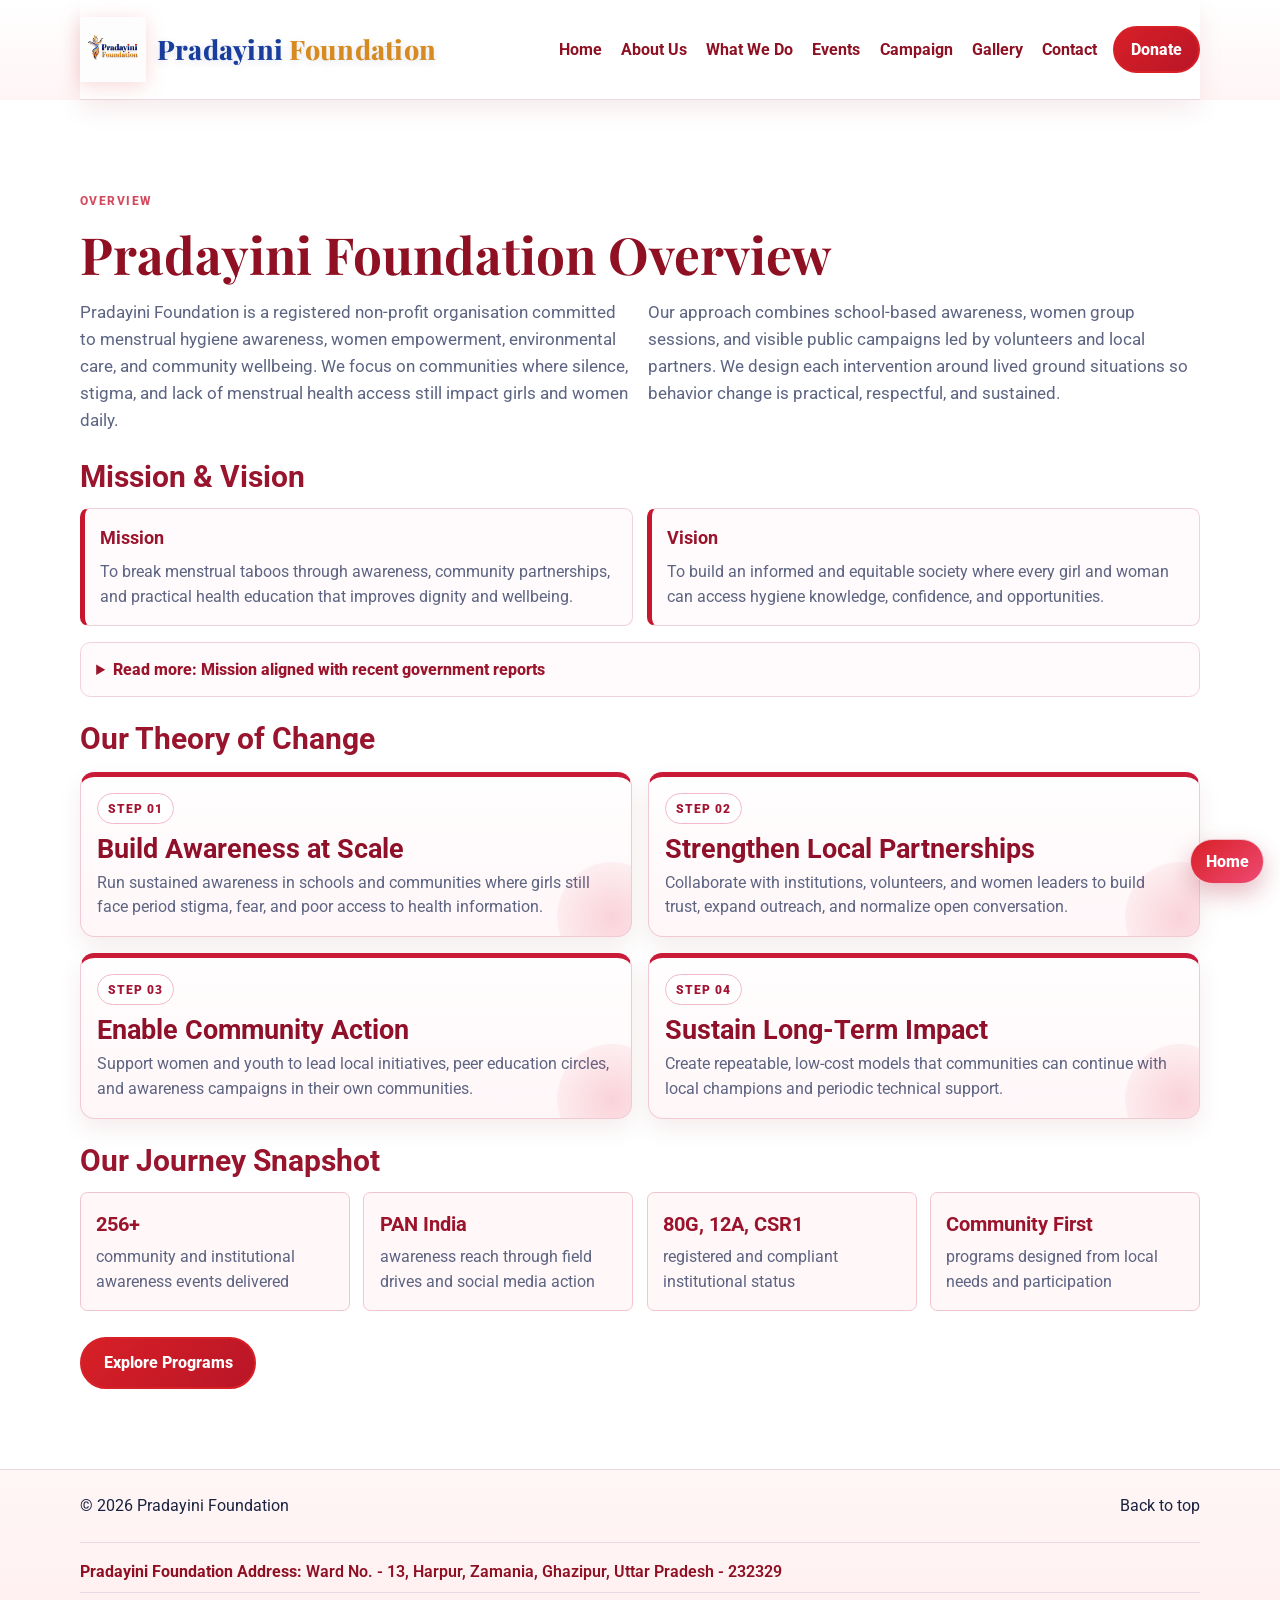
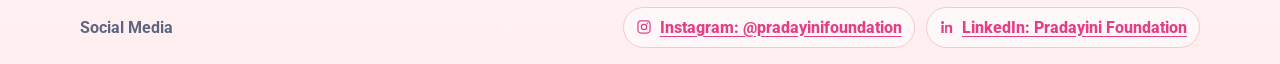
<file: about.html>
<!DOCTYPE html>
<html lang="en">
<head>
  <meta charset="UTF-8" />
  <meta name="viewport" content="width=device-width, initial-scale=1.0" />
  <title>About Pradayini Foundation | Women Awareness NGO</title>
  <meta name="description" content="Learn about Pradayini Foundation, a women awareness NGO in India advancing menstrual hygiene awareness, mission-led outreach, and community impact." />
  <meta name="robots" content="index, follow" />
  <link rel="canonical" href="https://pradayinifoundation.org/about.html" />
  <link rel="icon" type="image/png" href="assets/pradayini-logo.png" />
  <link rel="apple-touch-icon" href="assets/pradayini-logo.png" />
  <link rel="preconnect" href="https://fonts.googleapis.com" />
  <link rel="preconnect" href="https://fonts.gstatic.com" crossorigin />
  <link href="https://fonts.googleapis.com/css2?family=Playfair+Display:wght@700;800&family=Roboto:wght@400;500;700;900&display=swap" rel="stylesheet" />
  <link rel="stylesheet" href="styles.css?v=20260323-6" />
</head>
<body>
  <header id="top" class="site-header">
    <nav class="nav container">
      <a class="brand" href="index.html#top">
        <img src="assets/pradayini-logo.png" alt="Pradayini Foundation logo" class="brand-logo" />
        <span class="brand-text"><span class="brand-pradayini">Pradayini</span> <span class="brand-foundation">Foundation</span></span>
      </a>
      <button class="menu-toggle" aria-label="Toggle menu" aria-expanded="false">Menu</button>
      <ul class="nav-links">
        <li><a href="index.html">Home</a></li>
        <li><a href="about.html">About Us</a></li>
        <li><a href="index.html#programs">What We Do</a></li>
        <li><a href="events.html">Events</a></li>
        <li><a href="campaign.html">Campaign</a></li>
        <li><a href="gallery.html">Gallery</a></li>
        <li><a href="contact.html">Contact</a></li>
      </ul>
      <a href="donate.html" class="btn btn-small">Donate</a>
    </nav>
  </header>

  <a class="home-fab" href="index.html" aria-label="Go to Home page">Home</a>

  <main>
    <section id="about" class="section container about-overview reveal">
      <p class="eyebrow">Overview</p>
      <h2>Pradayini Foundation Overview</h2>
      <div class="about-copy">
        <p>
          Pradayini Foundation is a registered non-profit organisation committed to menstrual hygiene awareness, women empowerment, environmental care,
          and community wellbeing. We focus on communities where silence, stigma, and lack of menstrual health access still impact girls and women daily.
        </p>
        <p>
          Our approach combines school-based awareness, women group sessions, and visible public campaigns led by volunteers and local partners.
          We design each intervention around lived ground situations so behavior change is practical, respectful, and sustained.
        </p>
      </div>
      <h3 class="about-subhead" id="mission-vision">Mission & Vision</h3>
      <div class="mission-vision-grid">
        <article>
          <h4>Mission</h4>
          <p>To break menstrual taboos through awareness, community partnerships, and practical health education that improves dignity and wellbeing.</p>
        </article>
        <article>
          <h4>Vision</h4>
          <p>To build an informed and equitable society where every girl and woman can access hygiene knowledge, confidence, and opportunities.</p>
        </article>
      </div>
      <details class="read-more-block">
        <summary>Read more: Mission aligned with recent government reports</summary>
        <p>
          Our mission planning is informed by recent government evidence, including school access trends (UDISE+ 2023-24),
          public health priorities (MoHFW Annual Report 2024-25), and environmental sustainability findings (India State of Forest Report 2023).
        </p>
        <div class="report-links">
          <a href="https://dsel.education.gov.in/en/node/3302" target="_blank" rel="noopener noreferrer">UDISE+ 2023-24 (MoE)</a>
          <a href="https://www.mohfw.gov.in/?q=en%2Fpublications-12" target="_blank" rel="noopener noreferrer">MoHFW Annual Report 2024-25</a>
          <a href="https://www.fsi.nic.in/forest-report-2023" target="_blank" rel="noopener noreferrer">India State of Forest Report 2023</a>
        </div>
      </details>
      <h3 class="about-subhead">Our Theory of Change</h3>
      <div class="toc-grid">
        <article class="toc-card">
          <span class="toc-step">Step 01</span>
          <h4>Build Awareness at Scale</h4>
          <p>Run sustained awareness in schools and communities where girls still face period stigma, fear, and poor access to health information.</p>
        </article>
        <article class="toc-card">
          <span class="toc-step">Step 02</span>
          <h4>Strengthen Local Partnerships</h4>
          <p>Collaborate with institutions, volunteers, and women leaders to build trust, expand outreach, and normalize open conversation.</p>
        </article>
        <article class="toc-card">
          <span class="toc-step">Step 03</span>
          <h4>Enable Community Action</h4>
          <p>Support women and youth to lead local initiatives, peer education circles, and awareness campaigns in their own communities.</p>
        </article>
        <article class="toc-card">
          <span class="toc-step">Step 04</span>
          <h4>Sustain Long-Term Impact</h4>
          <p>Create repeatable, low-cost models that communities can continue with local champions and periodic technical support.</p>
        </article>
      </div>
      <h3 class="about-subhead">Our Journey Snapshot</h3>
      <div class="journey-grid">
        <article>
          <h4>256+</h4>
          <p>community and institutional awareness events delivered</p>
        </article>
        <article>
          <h4>PAN India</h4>
          <p>awareness reach through field drives and social media action</p>
        </article>
        <article>
          <h4>80G, 12A, CSR1</h4>
          <p>registered and compliant institutional status</p>
        </article>
        <article>
          <h4>Community First</h4>
          <p>programs designed from local needs and participation</p>
        </article>
      </div>
      <div class="hero-actions" style="margin-top: 1.6rem;">
        <a href="index.html#programs" class="btn">Explore Programs</a>
        <a href="contact.html" class="btn btn-outline">Contact Team</a>
      </div>
    </section>
  </main>

  <footer class="footer">
    <div class="container footer-main">
      <p>© <span id="year"></span> Pradayini Foundation</p>
      <a href="#top">Back to top</a>
    </div>
    <div class="container footer-address">
      <p><strong>Pradayini Foundation Address:</strong> Ward No. - 13, Harpur, Zamania, Ghazipur, Uttar Pradesh - 232329</p>
    </div>
    <div class="container social-last">
      <p>Social Media</p>
      <div class="social-links-row">
        <a class="social-link-chip" href="https://instagram.com/pradayinifoundation" target="_blank" rel="noopener noreferrer" aria-label="Instagram">
          <svg viewBox="0 0 24 24" aria-hidden="true" focusable="false">
            <path d="M7.75 2h8.5A5.75 5.75 0 0 1 22 7.75v8.5A5.75 5.75 0 0 1 16.25 22h-8.5A5.75 5.75 0 0 1 2 16.25v-8.5A5.75 5.75 0 0 1 7.75 2Zm0 1.8A3.95 3.95 0 0 0 3.8 7.75v8.5a3.95 3.95 0 0 0 3.95 3.95h8.5a3.95 3.95 0 0 0 3.95-3.95v-8.5a3.95 3.95 0 0 0-3.95-3.95h-8.5Zm8.97 1.6a1.16 1.16 0 1 1 0 2.32 1.16 1.16 0 0 1 0-2.32ZM12 7.1a4.9 4.9 0 1 1 0 9.8 4.9 4.9 0 0 1 0-9.8Zm0 1.8a3.1 3.1 0 1 0 0 6.2 3.1 3.1 0 0 0 0-6.2Z"/>
          </svg>
          <span>Instagram: @pradayinifoundation</span>
        </a>
        <a class="social-link-chip" href="https://www.linkedin.com/company/pradayini-foundation/" target="_blank" rel="noopener noreferrer" aria-label="LinkedIn">
          <svg viewBox="0 0 24 24" aria-hidden="true" focusable="false">
            <path d="M5.3 3A2.3 2.3 0 1 1 5.3 7.6 2.3 2.3 0 0 1 5.3 3ZM3.6 8.9h3.4V21H3.6V8.9Zm5.6 0h3.2v1.65h.05c.45-.85 1.55-1.95 3.2-1.95 3.42 0 4.05 2.25 4.05 5.17V21h-3.35v-6.35c0-1.52-.03-3.47-2.11-3.47-2.11 0-2.43 1.65-2.43 3.36V21H9.2V8.9Z"/>
          </svg>
          <span>LinkedIn: Pradayini Foundation</span>
        </a>
      </div>
    </div>
  </footer>

  <script src="script.js?v=20260829-1"></script>
  <script src="https://checkout.razorpay.com/v1/checkout.js"></script>
</body>
</html>
</file>
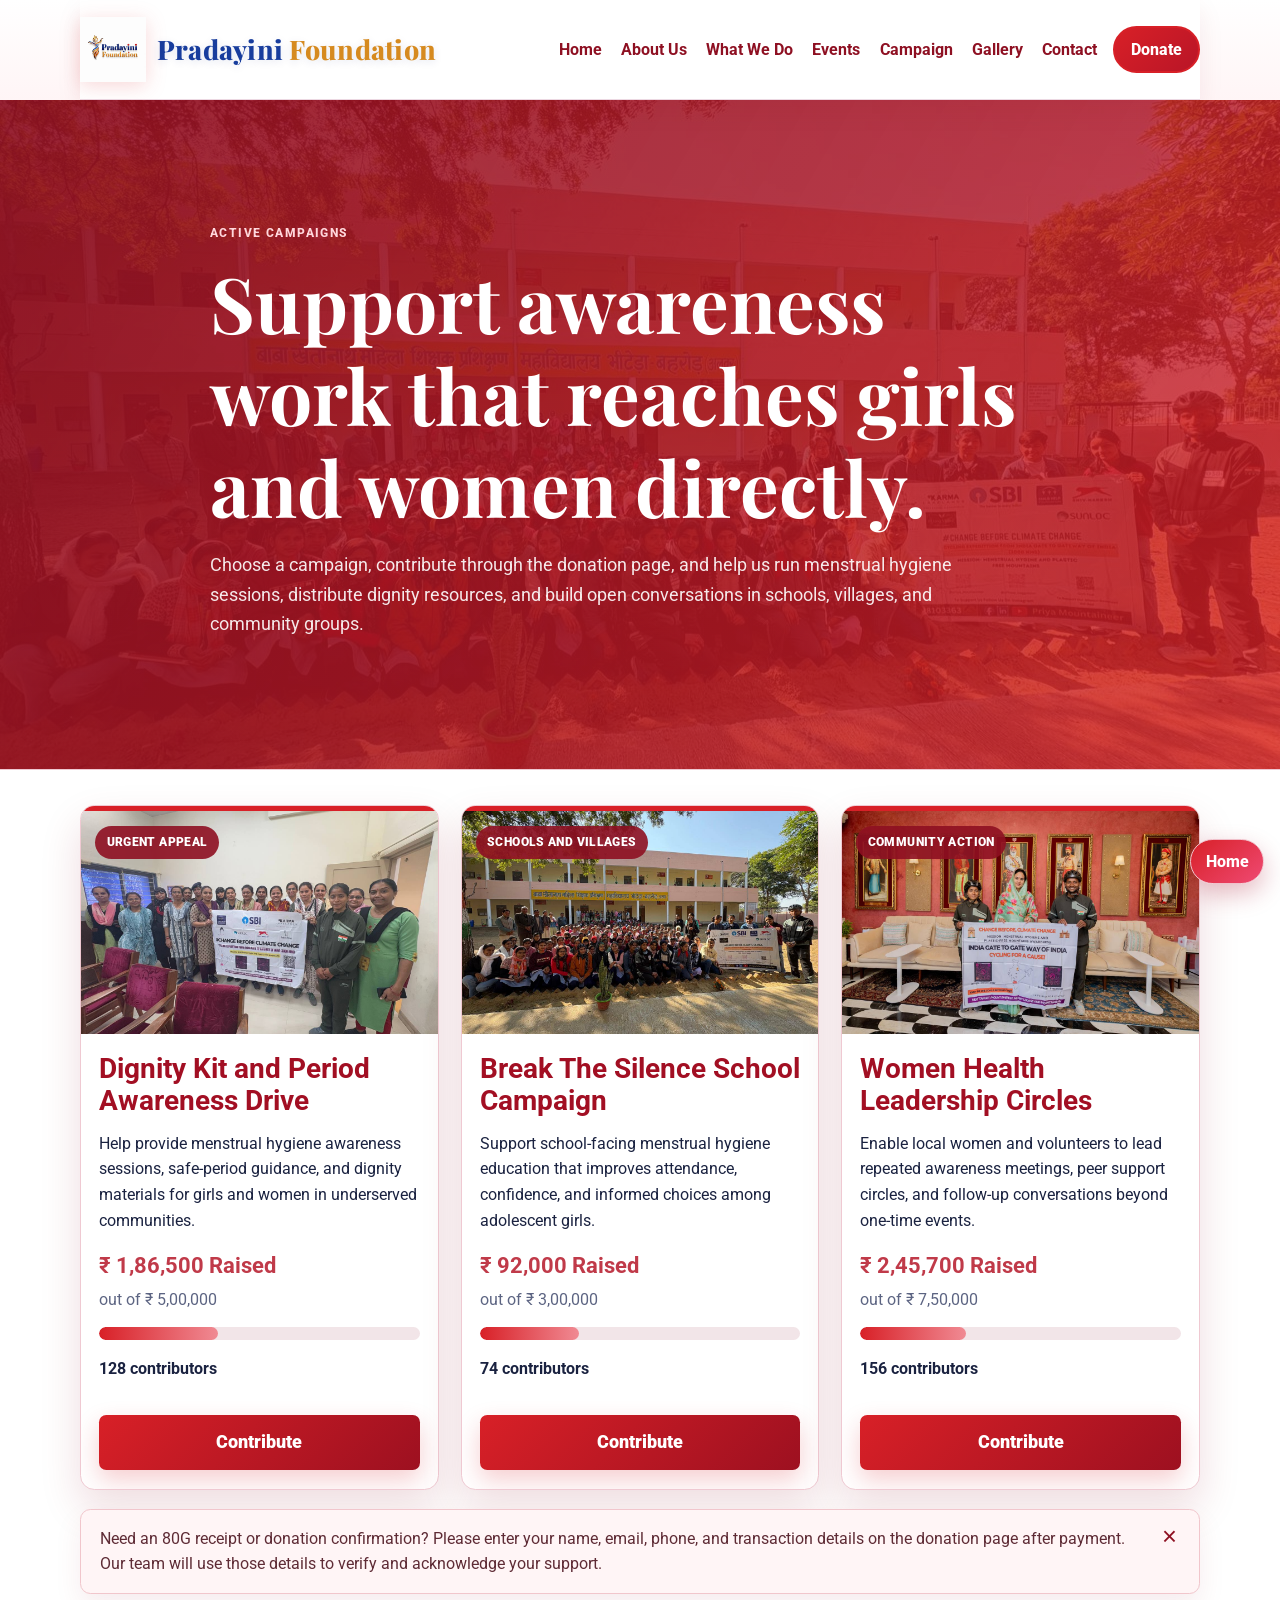
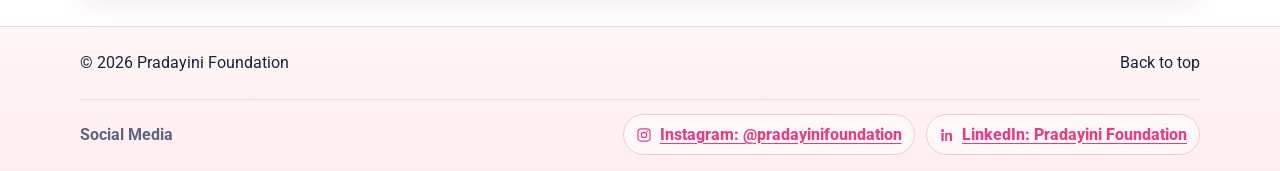
<file: campaign.html>
<!DOCTYPE html>
<html lang="en">
<head>
  <meta charset="UTF-8" />
  <meta name="viewport" content="width=device-width, initial-scale=1.0" />
  <title>Campaigns | Menstrual Hygiene Awareness Donation Drives</title>
  <meta name="description" content="Support Pradayini Foundation campaigns for menstrual hygiene awareness, women health education, dignity kits, and community action across India." />
  <meta name="robots" content="index, follow" />
  <link rel="canonical" href="https://pradayinifoundation.org/campaign.html" />
  <link rel="icon" type="image/png" href="assets/pradayini-logo.png" />
  <link rel="apple-touch-icon" href="assets/pradayini-logo.png" />
  <link rel="preconnect" href="https://fonts.googleapis.com" />
  <link rel="preconnect" href="https://fonts.gstatic.com" crossorigin />
  <link href="https://fonts.googleapis.com/css2?family=Playfair+Display:wght@700;800&family=Roboto:wght@400;500;700;900&display=swap" rel="stylesheet" />
  <link rel="stylesheet" href="styles.css?v=20260323-7" />
</head>
<body>
  <header id="top" class="site-header">
    <nav class="nav container">
      <a class="brand" href="index.html#top">
        <img src="assets/pradayini-logo.png" alt="Pradayini Foundation logo" class="brand-logo" />
        <span class="brand-text"><span class="brand-pradayini">Pradayini</span> <span class="brand-foundation">Foundation</span></span>
      </a>
      <button class="menu-toggle" aria-label="Toggle menu" aria-expanded="false">Menu</button>
      <ul class="nav-links">
        <li><a href="index.html">Home</a></li>
        <li><a href="about.html">About Us</a></li>
        <li><a href="index.html#programs">What We Do</a></li>
        <li><a href="events.html">Events</a></li>
        <li><a href="campaign.html">Campaign</a></li>
        <li><a href="gallery.html">Gallery</a></li>
        <li><a href="contact.html">Contact</a></li>
      </ul>
      <a href="donate.html" class="btn btn-small">Donate</a>
    </nav>
  </header>

  <a class="home-fab" href="index.html" aria-label="Go to Home page">Home</a>

  <main>
    <section class="campaign-hero section">
      <div class="container campaign-hero-inner reveal">
        <p class="eyebrow">Active Campaigns</p>
        <h1>Support awareness work that reaches girls and women directly.</h1>
        <p>
          Choose a campaign, contribute through the donation page, and help us run menstrual hygiene sessions,
          distribute dignity resources, and build open conversations in schools, villages, and community groups.
        </p>
      </div>
    </section>

    <section class="campaign-board container" aria-label="Pradayini Foundation campaign cards">
      <article class="campaign-card reveal">
        <div class="campaign-image-wrap">
          <img src="assets/gallery/gallery-26.jpg" alt="Community menstrual hygiene awareness session" />
          <span class="campaign-badge">Urgent Appeal</span>
        </div>
        <div class="campaign-content">
          <h2>Dignity Kit and Period Awareness Drive</h2>
          <p>Help provide menstrual hygiene awareness sessions, safe-period guidance, and dignity materials for girls and women in underserved communities.</p>
          <div class="campaign-stats">
            <strong>₹ 1,86,500 Raised</strong>
            <span>out of ₹ 5,00,000</span>
          </div>
          <div class="campaign-progress" aria-label="37 percent raised"><span style="width: 37%;"></span></div>
          <p class="campaign-contributors">128 contributors</p>
          <a href="donate.html" class="campaign-button">Contribute</a>
        </div>
      </article>

      <article class="campaign-card reveal delay-1">
        <div class="campaign-image-wrap">
          <img src="assets/gallery/gallery-05.jpg" alt="Group awareness session with women and students" />
          <span class="campaign-badge">Schools and Villages</span>
        </div>
        <div class="campaign-content">
          <h2>Break The Silence School Campaign</h2>
          <p>Support school-facing menstrual hygiene education that improves attendance, confidence, and informed choices among adolescent girls.</p>
          <div class="campaign-stats">
            <strong>₹ 92,000 Raised</strong>
            <span>out of ₹ 3,00,000</span>
          </div>
          <div class="campaign-progress" aria-label="31 percent raised"><span style="width: 31%;"></span></div>
          <p class="campaign-contributors">74 contributors</p>
          <a href="donate.html" class="campaign-button">Contribute</a>
        </div>
      </article>

      <article class="campaign-card reveal delay-2">
        <div class="campaign-image-wrap">
          <img src="assets/hero-group.jpg" alt="Large group after awareness event" />
          <span class="campaign-badge">Community Action</span>
        </div>
        <div class="campaign-content">
          <h2>Women Health Leadership Circles</h2>
          <p>Enable local women and volunteers to lead repeated awareness meetings, peer support circles, and follow-up conversations beyond one-time events.</p>
          <div class="campaign-stats">
            <strong>₹ 2,45,700 Raised</strong>
            <span>out of ₹ 7,50,000</span>
          </div>
          <div class="campaign-progress" aria-label="33 percent raised"><span style="width: 33%;"></span></div>
          <p class="campaign-contributors">156 contributors</p>
          <a href="donate.html" class="campaign-button">Contribute</a>
        </div>
      </article>
    </section>

    <section class="campaign-note container reveal">
      <button type="button" class="campaign-note-close" aria-label="Dismiss notice">×</button>
      <p>
        Need an 80G receipt or donation confirmation? Please enter your name, email, phone, and transaction details on the donation page after payment.
        Our team will use those details to verify and acknowledge your support.
      </p>
    </section>
  </main>

  <footer class="footer">
    <div class="container footer-main">
      <p>© <span id="year"></span> Pradayini Foundation</p>
      <a href="#top">Back to top</a>
    </div>
    <div class="container social-last">
      <p>Social Media</p>
      <div class="social-links-row">
        <a class="social-link-chip" href="https://instagram.com/pradayinifoundation" target="_blank" rel="noopener noreferrer" aria-label="Instagram">
          <svg viewBox="0 0 24 24" aria-hidden="true" focusable="false">
            <path d="M7.75 2h8.5A5.75 5.75 0 0 1 22 7.75v8.5A5.75 5.75 0 0 1 16.25 22h-8.5A5.75 5.75 0 0 1 2 16.25v-8.5A5.75 5.75 0 0 1 7.75 2Zm0 1.8A3.95 3.95 0 0 0 3.8 7.75v8.5a3.95 3.95 0 0 0 3.95 3.95h8.5a3.95 3.95 0 0 0 3.95-3.95v-8.5a3.95 3.95 0 0 0-3.95-3.95h-8.5Zm8.97 1.6a1.16 1.16 0 1 1 0 2.32 1.16 1.16 0 0 1 0-2.32ZM12 7.1a4.9 4.9 0 1 1 0 9.8 4.9 4.9 0 0 1 0-9.8Zm0 1.8a3.1 3.1 0 1 0 0 6.2 3.1 3.1 0 0 0 0-6.2Z"/>
          </svg>
          <span>Instagram: @pradayinifoundation</span>
        </a>
        <a class="social-link-chip" href="https://www.linkedin.com/company/pradayini-foundation/" target="_blank" rel="noopener noreferrer" aria-label="LinkedIn">
          <svg viewBox="0 0 24 24" aria-hidden="true" focusable="false">
            <path d="M5.3 3A2.3 2.3 0 1 1 5.3 7.6 2.3 2.3 0 0 1 5.3 3ZM3.6 8.9h3.4V21H3.6V8.9Zm5.6 0h3.2v1.65h.05c.45-.85 1.55-1.95 3.2-1.95 3.42 0 4.05 2.25 4.05 5.17V21h-3.35v-6.35c0-1.52-.03-3.47-2.11-3.47-2.11 0-2.43 1.65-2.43 3.36V21H9.2V8.9Z"/>
          </svg>
          <span>LinkedIn: Pradayini Foundation</span>
        </a>
      </div>
    </div>
  </footer>

  <script src="script.js?v=20260829-1"></script>
</body>
</html>
</file>
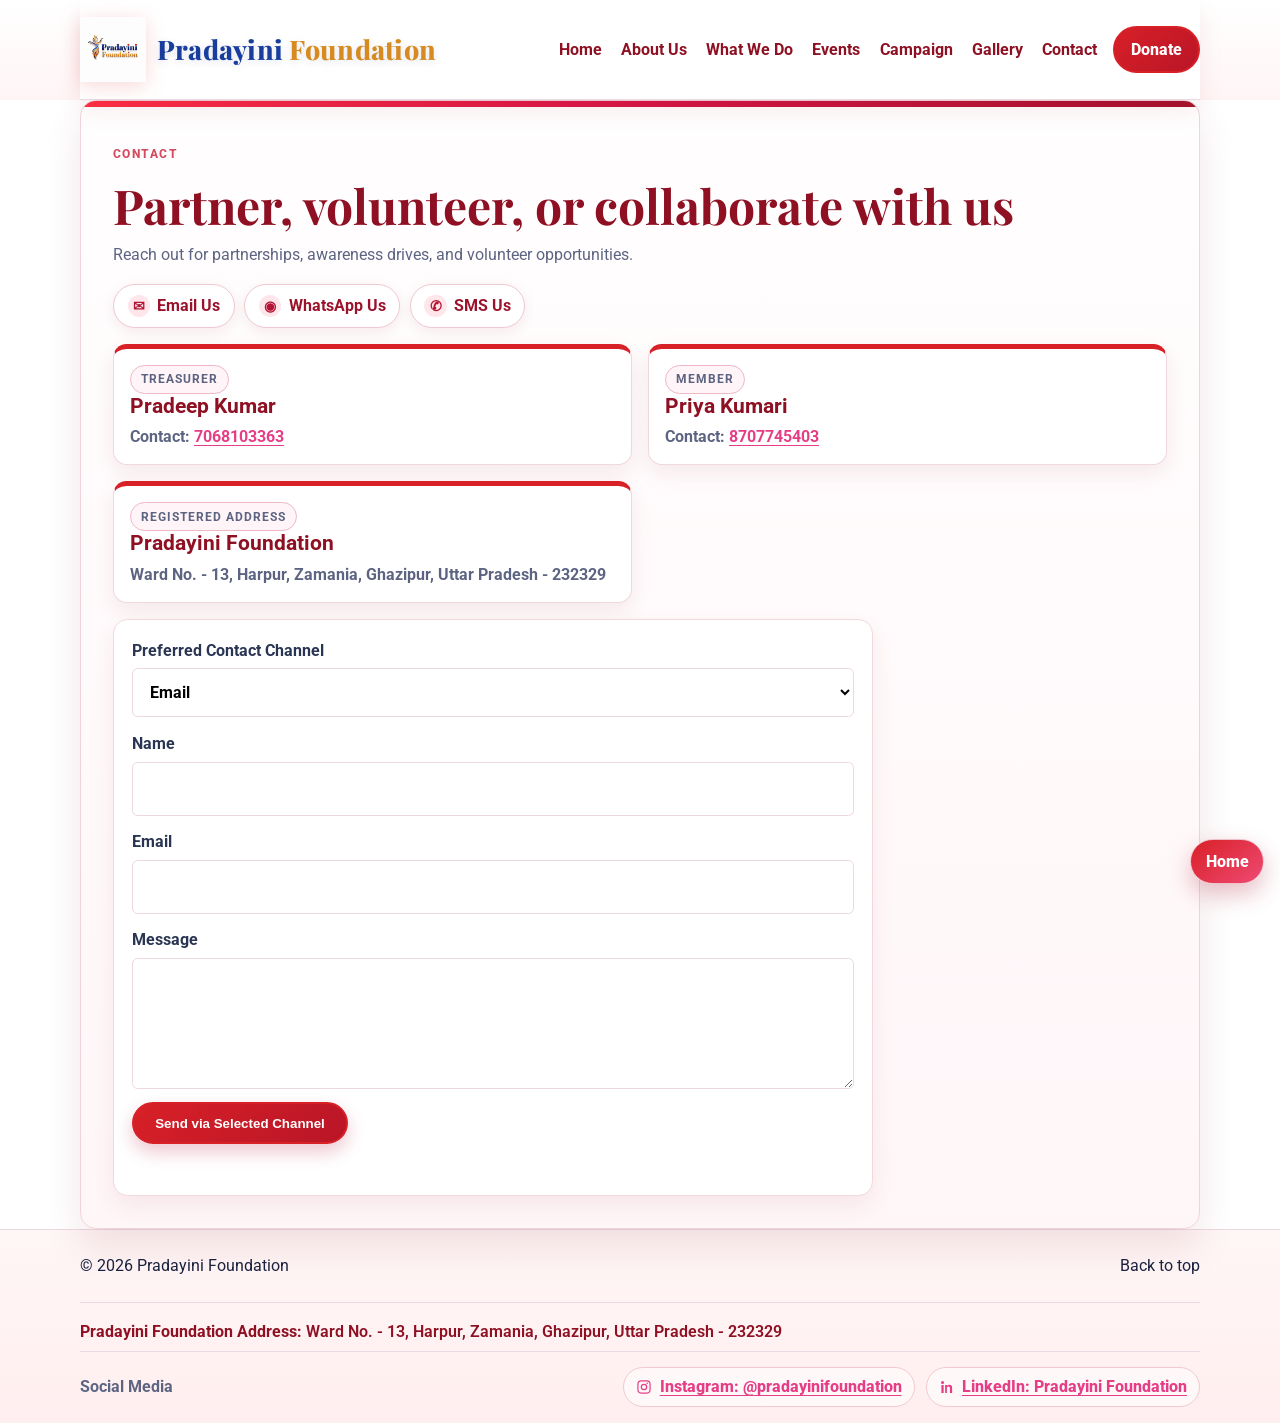
<file: contact.html>
<!DOCTYPE html>
<html lang="en">
<head>
  <meta charset="UTF-8" />
  <meta name="viewport" content="width=device-width, initial-scale=1.0" />
  <title>Contact Pradayini Foundation | Women Awareness NGO India</title>
  <meta name="description" content="Contact Pradayini Foundation for partnerships, volunteering, menstrual hygiene awareness programs, and women awareness NGO initiatives in India." />
  <meta name="robots" content="index, follow" />
  <link rel="canonical" href="https://pradayinifoundation.org/contact.html" />
  <link rel="icon" type="image/png" href="assets/pradayini-logo.png" />
  <link rel="apple-touch-icon" href="assets/pradayini-logo.png" />
  <link rel="preconnect" href="https://fonts.googleapis.com" />
  <link rel="preconnect" href="https://fonts.gstatic.com" crossorigin />
  <link href="https://fonts.googleapis.com/css2?family=Playfair+Display:wght@700;800&family=Roboto:wght@400;500;700;900&display=swap" rel="stylesheet" />
  <link rel="stylesheet" href="styles.css?v=20260323-6" />
</head>
<body>
  <header id="top" class="site-header">
    <nav class="nav container">
      <a class="brand" href="index.html#top">
        <img src="assets/pradayini-logo.png" alt="Pradayini Foundation logo" class="brand-logo" />
        <span class="brand-text"><span class="brand-pradayini">Pradayini</span> <span class="brand-foundation">Foundation</span></span>
      </a>
      <button class="menu-toggle" aria-label="Toggle menu" aria-expanded="false">Menu</button>
      <ul class="nav-links">
        <li><a href="index.html">Home</a></li>
        <li><a href="about.html">About Us</a></li>
        <li><a href="index.html#programs">What We Do</a></li>
        <li><a href="events.html">Events</a></li>
        <li><a href="campaign.html">Campaign</a></li>
        <li><a href="gallery.html">Gallery</a></li>
        <li><a href="contact.html">Contact</a></li>
      </ul>
      <a href="donate.html" class="btn btn-small">Donate</a>
    </nav>
  </header>

  <a class="home-fab" href="index.html" aria-label="Go to Home page">Home</a>

  <main>
    <section id="contact" class="section container">
      <div class="contact-head">
        <p class="eyebrow">Contact</p>
        <h2>Partner, volunteer, or collaborate with us</h2>
        <p class="contact-note">Reach out for partnerships, awareness drives, and volunteer opportunities.</p>
      </div>
      <div class="contact-quick">
        <a href="mailto:pradayinifoundation@gmail.com?subject=Website%20Inquiry">
          <span class="quick-icon">✉</span>
          <span>Email Us</span>
        </a>
        <a href="https://wa.me/918707745403?text=Hello%20Pradayini%20Foundation%2C%20I%20want%20to%20connect." target="_blank" rel="noopener noreferrer">
          <span class="quick-icon">◉</span>
          <span>WhatsApp Us</span>
        </a>
        <a href="sms:+918707745403?body=Hello%20Pradayini%20Foundation%2C%20I%20want%20to%20connect.">
          <span class="quick-icon">✆</span>
          <span>SMS Us</span>
        </a>
      </div>
      <div class="contact-layout">
        <div class="contact-leads">
          <article>
            <p class="lead-role">Treasurer</p>
            <h3>Pradeep Kumar</h3>
            <p>Contact: <a href="tel:+917068103363">7068103363</a></p>
          </article>
          <article>
            <p class="lead-role">Member</p>
            <h3>Priya Kumari</h3>
            <p>Contact: <a href="tel:+918707745403">8707745403</a></p>
          </article>
          <article>
            <p class="lead-role">Registered Address</p>
            <h3>Pradayini Foundation</h3>
            <p>Ward No. - 13, Harpur, Zamania, Ghazipur, Uttar Pradesh - 232329</p>
          </article>
        </div>
        <form
          class="contact-form"
          id="contactForm"
          data-recipient="pradayinifoundation@gmail.com"
          data-sheet-endpoint="/.netlify/functions/save-contact"
        >
          <label>
            Preferred Contact Channel
            <select name="channel" required>
              <option value="email">Email</option>
              <option value="whatsapp">WhatsApp</option>
              <option value="sms">SMS</option>
            </select>
          </label>
          <label>
            Name
            <input type="text" name="name" required />
          </label>
          <label>
            Email
            <input type="email" name="email" required />
          </label>
          <label>
            Message
            <textarea name="message" rows="4" required></textarea>
          </label>
          <button type="submit" class="btn">Send via Selected Channel</button>
          <p class="form-note" id="formNote" aria-live="polite"></p>
        </form>
      </div>
    </section>
  </main>

  <footer class="footer">
    <div class="container footer-main">
      <p>© <span id="year"></span> Pradayini Foundation</p>
      <a href="#top">Back to top</a>
    </div>
    <div class="container footer-address">
      <p><strong>Pradayini Foundation Address:</strong> Ward No. - 13, Harpur, Zamania, Ghazipur, Uttar Pradesh - 232329</p>
    </div>
    <div class="container social-last">
      <p>Social Media</p>
      <div class="social-links-row">
        <a class="social-link-chip" href="https://instagram.com/pradayinifoundation" target="_blank" rel="noopener noreferrer" aria-label="Instagram">
          <svg viewBox="0 0 24 24" aria-hidden="true" focusable="false">
            <path d="M7.75 2h8.5A5.75 5.75 0 0 1 22 7.75v8.5A5.75 5.75 0 0 1 16.25 22h-8.5A5.75 5.75 0 0 1 2 16.25v-8.5A5.75 5.75 0 0 1 7.75 2Zm0 1.8A3.95 3.95 0 0 0 3.8 7.75v8.5a3.95 3.95 0 0 0 3.95 3.95h8.5a3.95 3.95 0 0 0 3.95-3.95v-8.5a3.95 3.95 0 0 0-3.95-3.95h-8.5Zm8.97 1.6a1.16 1.16 0 1 1 0 2.32 1.16 1.16 0 0 1 0-2.32ZM12 7.1a4.9 4.9 0 1 1 0 9.8 4.9 4.9 0 0 1 0-9.8Zm0 1.8a3.1 3.1 0 1 0 0 6.2 3.1 3.1 0 0 0 0-6.2Z"/>
          </svg>
          <span>Instagram: @pradayinifoundation</span>
        </a>
        <a class="social-link-chip" href="https://www.linkedin.com/company/pradayini-foundation/" target="_blank" rel="noopener noreferrer" aria-label="LinkedIn">
          <svg viewBox="0 0 24 24" aria-hidden="true" focusable="false">
            <path d="M5.3 3A2.3 2.3 0 1 1 5.3 7.6 2.3 2.3 0 0 1 5.3 3ZM3.6 8.9h3.4V21H3.6V8.9Zm5.6 0h3.2v1.65h.05c.45-.85 1.55-1.95 3.2-1.95 3.42 0 4.05 2.25 4.05 5.17V21h-3.35v-6.35c0-1.52-.03-3.47-2.11-3.47-2.11 0-2.43 1.65-2.43 3.36V21H9.2V8.9Z"/>
          </svg>
          <span>LinkedIn: Pradayini Foundation</span>
        </a>
      </div>
    </div>
  </footer>

  <script src="script.js?v=20260829-1"></script>
</body>
</html>
</file>
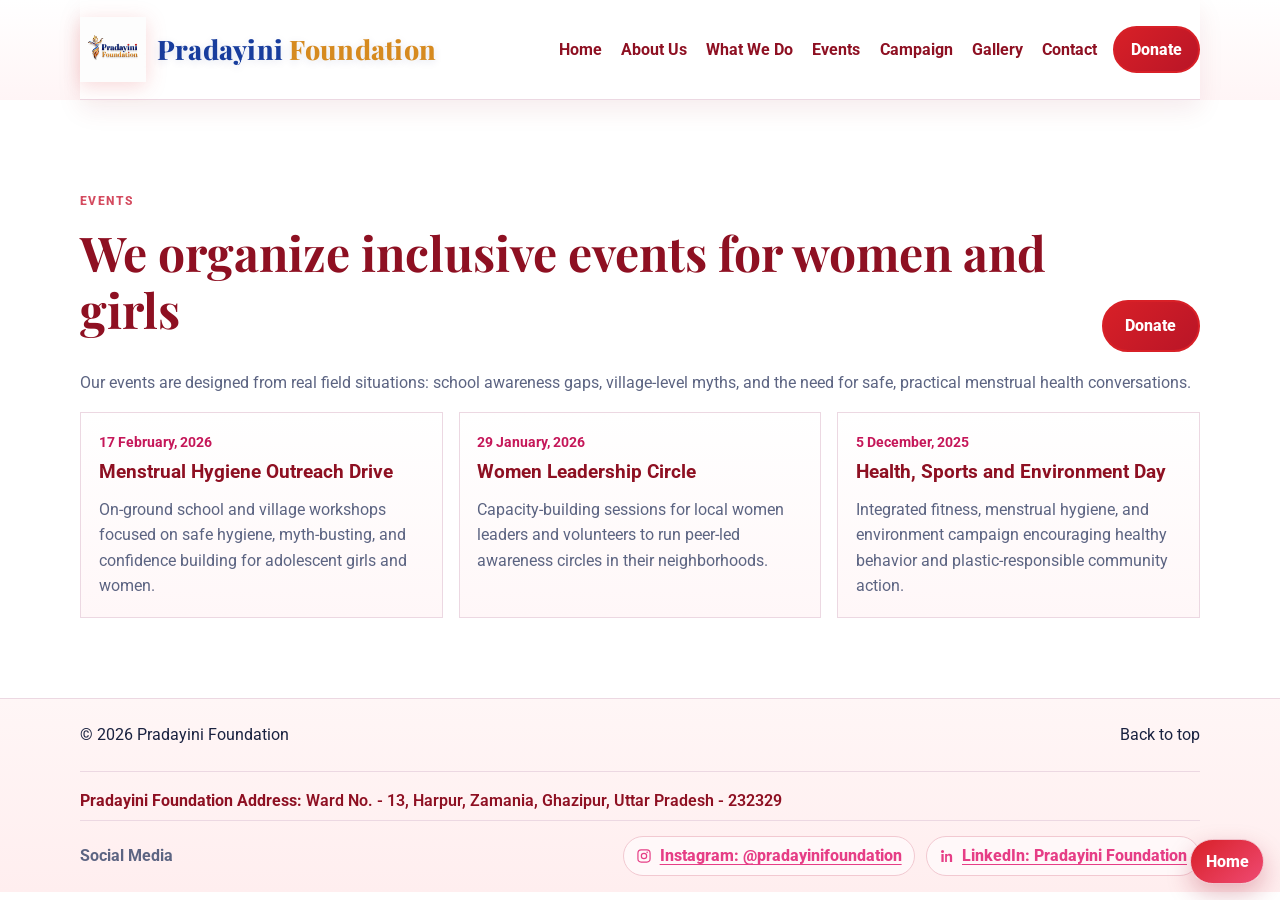
<file: events.html>
<!DOCTYPE html>
<html lang="en">
<head>
  <meta charset="UTF-8" />
  <meta name="viewport" content="width=device-width, initial-scale=1.0" />
  <title>Events | Period Awareness Foundation Activities</title>
  <meta name="description" content="Explore Pradayini Foundation events, including menstrual hygiene drives, women leadership sessions, and period awareness foundation campaigns." />
  <meta name="robots" content="index, follow" />
  <link rel="canonical" href="https://pradayinifoundation.org/events.html" />
  <link rel="icon" type="image/png" href="assets/pradayini-logo.png" />
  <link rel="apple-touch-icon" href="assets/pradayini-logo.png" />
  <link rel="preconnect" href="https://fonts.googleapis.com" />
  <link rel="preconnect" href="https://fonts.gstatic.com" crossorigin />
  <link href="https://fonts.googleapis.com/css2?family=Playfair+Display:wght@700;800&family=Roboto:wght@400;500;700;900&display=swap" rel="stylesheet" />
  <link rel="stylesheet" href="styles.css?v=20260323-6" />
</head>
<body>
  <header id="top" class="site-header">
    <nav class="nav container">
      <a class="brand" href="index.html#top">
        <img src="assets/pradayini-logo.png" alt="Pradayini Foundation logo" class="brand-logo" />
        <span class="brand-text"><span class="brand-pradayini">Pradayini</span> <span class="brand-foundation">Foundation</span></span>
      </a>
      <button class="menu-toggle" aria-label="Toggle menu" aria-expanded="false">Menu</button>
      <ul class="nav-links">
        <li><a href="index.html">Home</a></li>
        <li><a href="about.html">About Us</a></li>
        <li><a href="index.html#programs">What We Do</a></li>
        <li><a href="events.html">Events</a></li>
        <li><a href="campaign.html">Campaign</a></li>
        <li><a href="gallery.html">Gallery</a></li>
        <li><a href="contact.html">Contact</a></li>
      </ul>
      <a href="donate.html" class="btn btn-small">Donate</a>
    </nav>
  </header>

  <a class="home-fab" href="index.html" aria-label="Go to Home page">Home</a>

  <main>
    <section id="events" class="section container">
      <div class="events-head reveal">
        <div>
          <p class="eyebrow">Events</p>
          <h2>We organize inclusive events for women and girls</h2>
        </div>
        <a href="donate.html" class="btn">Donate</a>
      </div>
      <p class="contact-note" style="margin: 0 0 1rem;">
        Our events are designed from real field situations: school awareness gaps, village-level myths, and the need for safe, practical menstrual health conversations.
      </p>
      <div class="events-grid">
        <article class="event-card reveal">
          <p class="date">17 February, 2026</p>
          <h3>Menstrual Hygiene Outreach Drive</h3>
          <p>On-ground school and village workshops focused on safe hygiene, myth-busting, and confidence building for adolescent girls and women.</p>
        </article>
        <article class="event-card reveal delay-1">
          <p class="date">29 January, 2026</p>
          <h3>Women Leadership Circle</h3>
          <p>Capacity-building sessions for local women leaders and volunteers to run peer-led awareness circles in their neighborhoods.</p>
        </article>
        <article class="event-card reveal delay-2">
          <p class="date">5 December, 2025</p>
          <h3>Health, Sports and Environment Day</h3>
          <p>Integrated fitness, menstrual hygiene, and environment campaign encouraging healthy behavior and plastic-responsible community action.</p>
        </article>
      </div>
    </section>
  </main>

  <footer class="footer">
    <div class="container footer-main">
      <p>© <span id="year"></span> Pradayini Foundation</p>
      <a href="#top">Back to top</a>
    </div>
    <div class="container footer-address">
      <p><strong>Pradayini Foundation Address:</strong> Ward No. - 13, Harpur, Zamania, Ghazipur, Uttar Pradesh - 232329</p>
    </div>
    <div class="container social-last">
      <p>Social Media</p>
      <div class="social-links-row">
        <a class="social-link-chip" href="https://instagram.com/pradayinifoundation" target="_blank" rel="noopener noreferrer" aria-label="Instagram">
          <svg viewBox="0 0 24 24" aria-hidden="true" focusable="false">
            <path d="M7.75 2h8.5A5.75 5.75 0 0 1 22 7.75v8.5A5.75 5.75 0 0 1 16.25 22h-8.5A5.75 5.75 0 0 1 2 16.25v-8.5A5.75 5.75 0 0 1 7.75 2Zm0 1.8A3.95 3.95 0 0 0 3.8 7.75v8.5a3.95 3.95 0 0 0 3.95 3.95h8.5a3.95 3.95 0 0 0 3.95-3.95v-8.5a3.95 3.95 0 0 0-3.95-3.95h-8.5Zm8.97 1.6a1.16 1.16 0 1 1 0 2.32 1.16 1.16 0 0 1 0-2.32ZM12 7.1a4.9 4.9 0 1 1 0 9.8 4.9 4.9 0 0 1 0-9.8Zm0 1.8a3.1 3.1 0 1 0 0 6.2 3.1 3.1 0 0 0 0-6.2Z"/>
          </svg>
          <span>Instagram: @pradayinifoundation</span>
        </a>
        <a class="social-link-chip" href="https://www.linkedin.com/company/pradayini-foundation/" target="_blank" rel="noopener noreferrer" aria-label="LinkedIn">
          <svg viewBox="0 0 24 24" aria-hidden="true" focusable="false">
            <path d="M5.3 3A2.3 2.3 0 1 1 5.3 7.6 2.3 2.3 0 0 1 5.3 3ZM3.6 8.9h3.4V21H3.6V8.9Zm5.6 0h3.2v1.65h.05c.45-.85 1.55-1.95 3.2-1.95 3.42 0 4.05 2.25 4.05 5.17V21h-3.35v-6.35c0-1.52-.03-3.47-2.11-3.47-2.11 0-2.43 1.65-2.43 3.36V21H9.2V8.9Z"/>
          </svg>
          <span>LinkedIn: Pradayini Foundation</span>
        </a>
      </div>
    </div>
  </footer>

  <script src="script.js?v=20260829-1"></script>
</body>
</html>
</file>
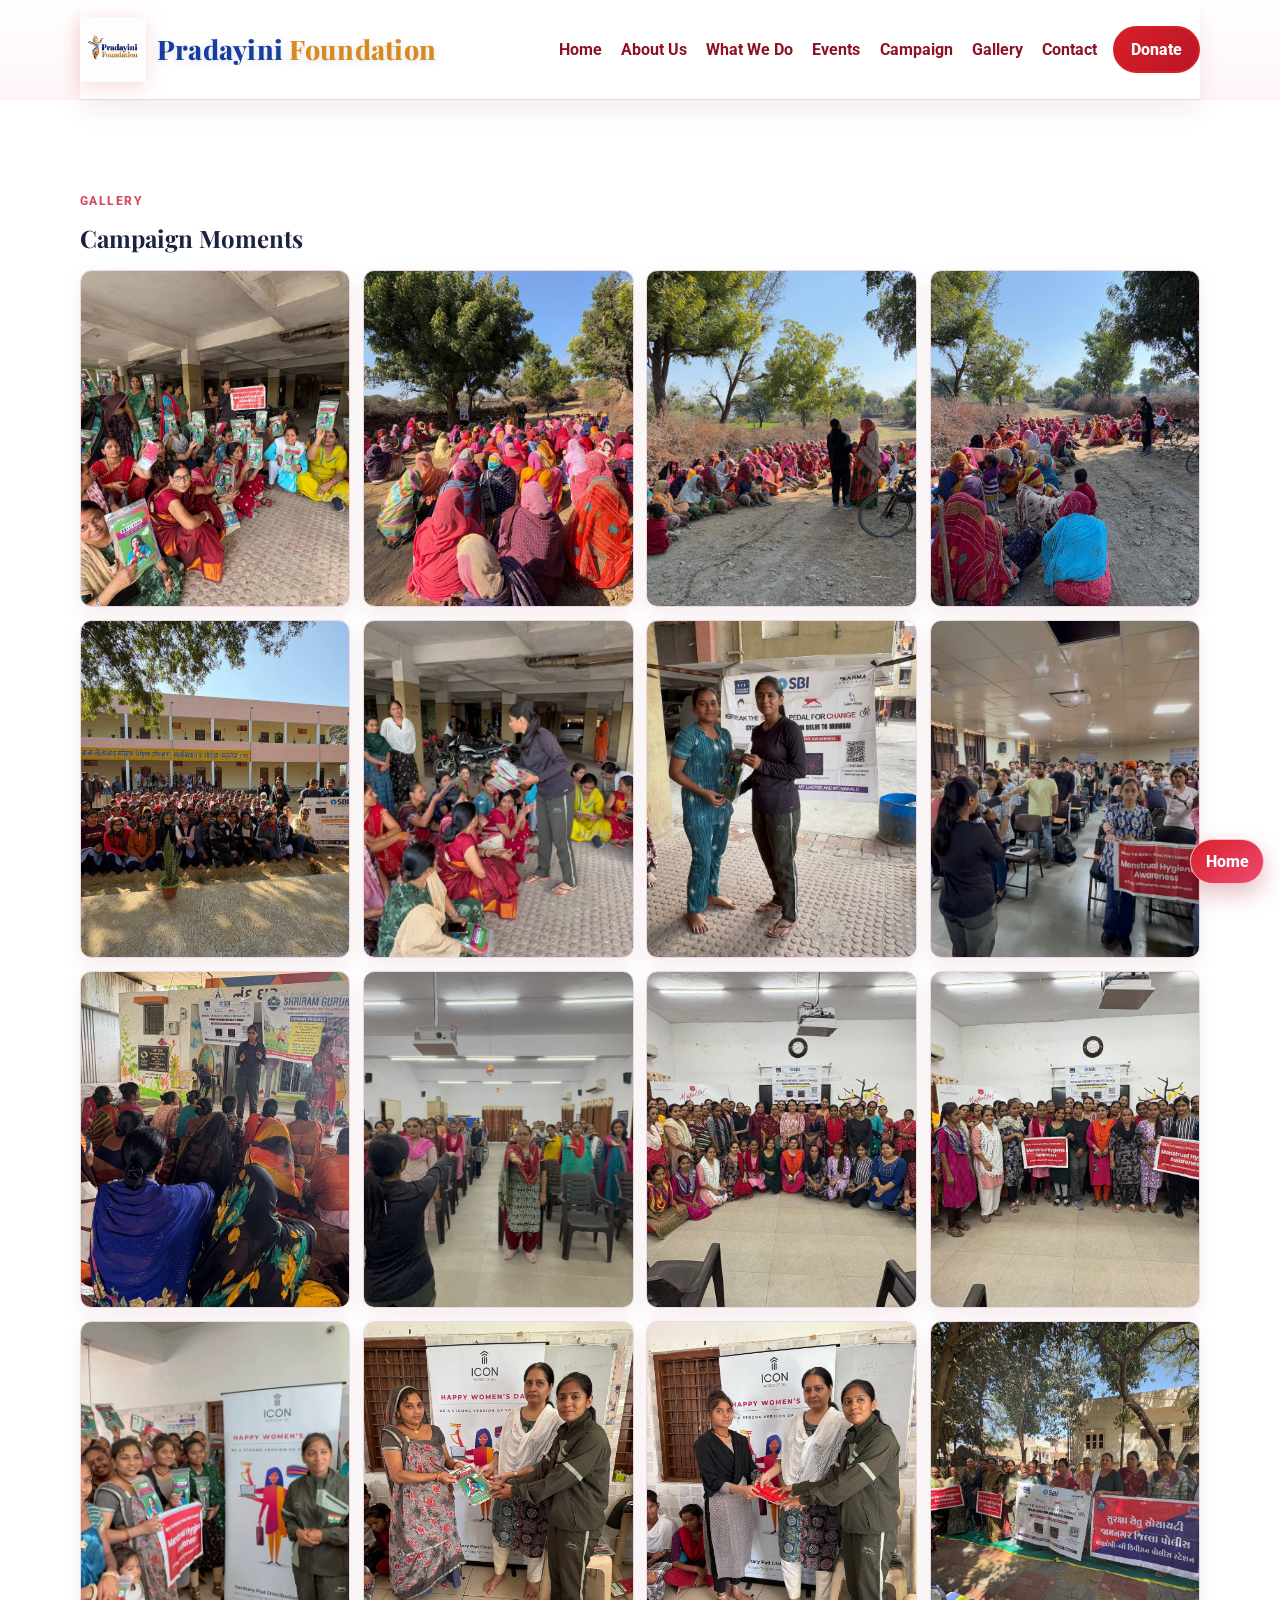
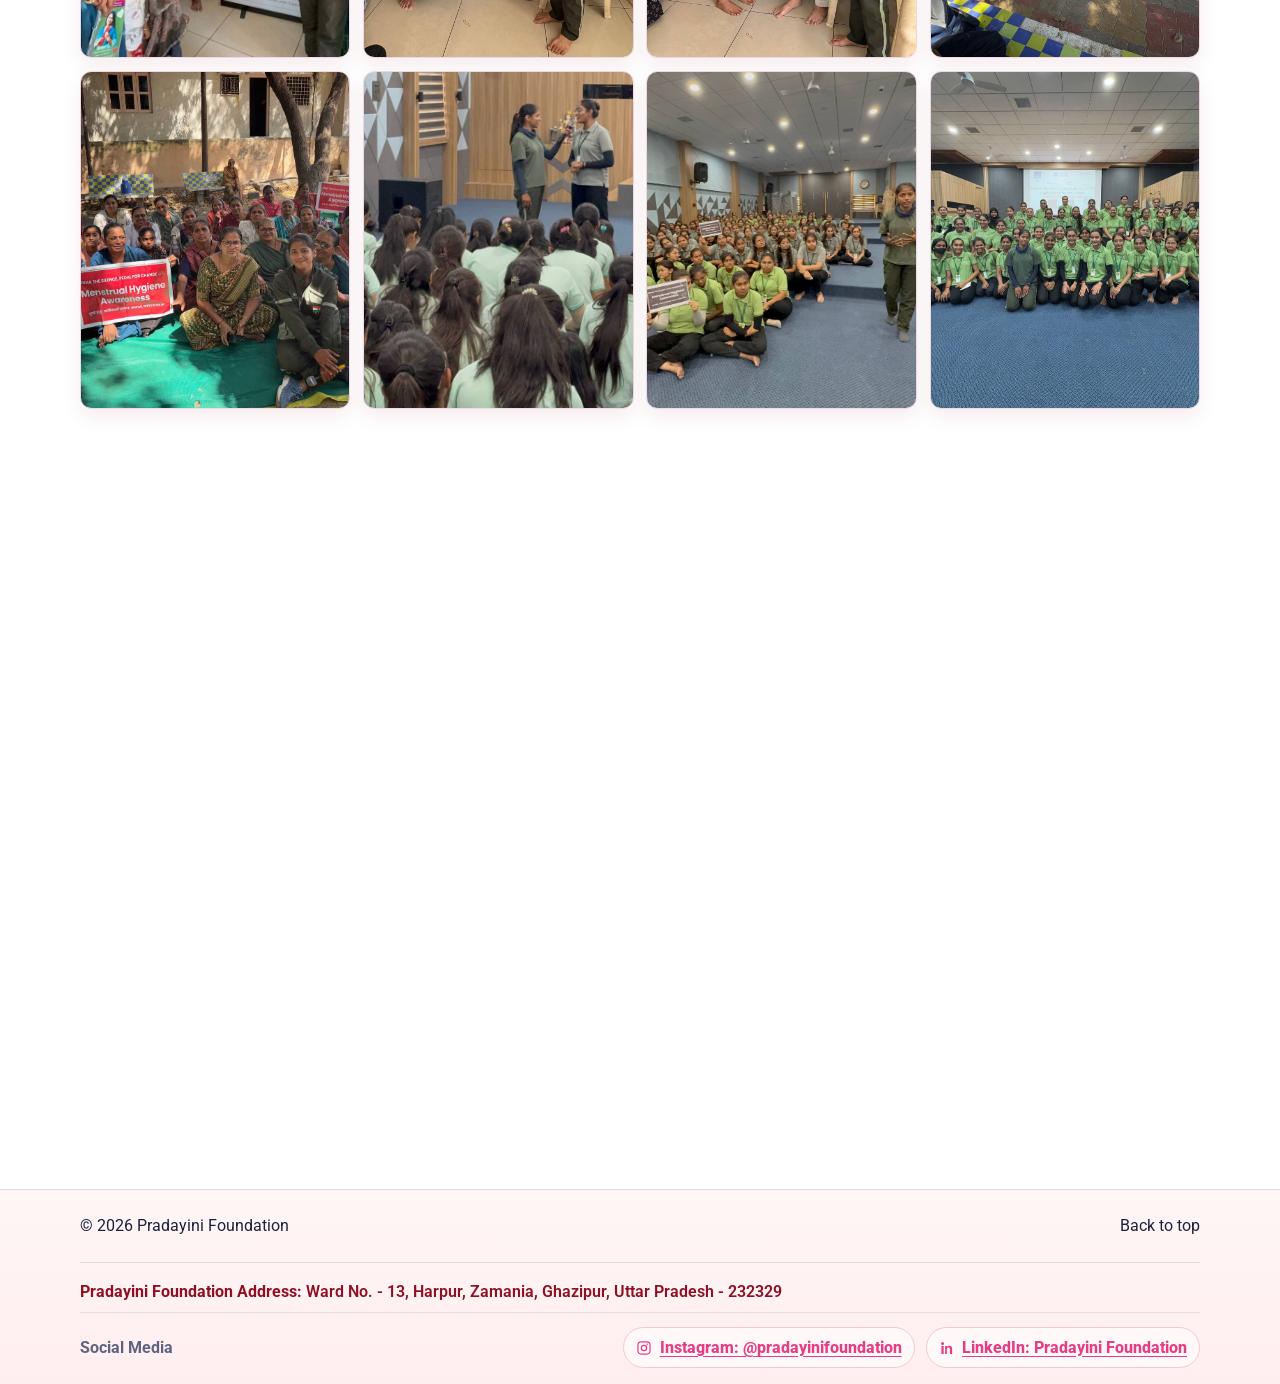
<file: gallery.html>
<!DOCTYPE html>
<html lang="en">
<head>
  <meta charset="UTF-8" />
  <meta name="viewport" content="width=device-width, initial-scale=1.0" />
  <title>Gallery | Menstrual Hygiene Awareness Campaigns in India</title>
  <meta name="description" content="See photos from Pradayini Foundation campaigns on menstrual hygiene awareness in India, women awareness drives, and community outreach programs." />
  <meta name="robots" content="index, follow" />
  <link rel="canonical" href="https://pradayinifoundation.org/gallery.html" />
  <link rel="icon" type="image/png" href="assets/pradayini-logo.png" />
  <link rel="apple-touch-icon" href="assets/pradayini-logo.png" />
  <link rel="preconnect" href="https://fonts.googleapis.com" />
  <link rel="preconnect" href="https://fonts.gstatic.com" crossorigin />
  <link href="https://fonts.googleapis.com/css2?family=Playfair+Display:wght@700;800&family=Roboto:wght@400;500;700;900&display=swap" rel="stylesheet" />
  <link rel="stylesheet" href="styles.css?v=20260323-6" />
</head>
<body>
  <header id="top" class="site-header">
    <nav class="nav container">
      <a class="brand" href="index.html#top">
        <img src="assets/pradayini-logo.png" alt="Pradayini Foundation logo" class="brand-logo" />
        <span class="brand-text"><span class="brand-pradayini">Pradayini</span> <span class="brand-foundation">Foundation</span></span>
      </a>
      <button class="menu-toggle" aria-label="Toggle menu" aria-expanded="false">Menu</button>
      <ul class="nav-links">
        <li><a href="index.html">Home</a></li>
        <li><a href="about.html">About Us</a></li>
        <li><a href="index.html#programs">What We Do</a></li>
        <li><a href="events.html">Events</a></li>
        <li><a href="campaign.html">Campaign</a></li>
        <li><a href="gallery.html">Gallery</a></li>
        <li><a href="contact.html">Contact</a></li>
      </ul>
      <a href="donate.html" class="btn btn-small">Donate</a>
    </nav>
  </header>

  <a class="home-fab" href="index.html" aria-label="Go to Home page">Home</a>

  <main>
    <section id="gallery" class="section container">
      <p class="eyebrow">Gallery</p>
      <h2>Campaign Moments</h2>
      <div class="gallery-grid">
        <figure class="gallery-item reveal"><img src="assets/gallery/gallery-01.jpg" alt="Campaign photo 1" loading="lazy" /></figure>
        <figure class="gallery-item reveal delay-1"><img src="assets/gallery/gallery-02.jpg" alt="Campaign photo 2" loading="lazy" /></figure>
        <figure class="gallery-item reveal delay-2"><img src="assets/gallery/gallery-03.jpg" alt="Campaign photo 3" loading="lazy" /></figure>
        <figure class="gallery-item reveal"><img src="assets/gallery/gallery-04.jpg" alt="Campaign photo 4" loading="lazy" /></figure>
        <figure class="gallery-item reveal delay-1"><img src="assets/gallery/gallery-05.jpg" alt="Campaign photo 5" loading="lazy" /></figure>
        <figure class="gallery-item reveal delay-2"><img src="assets/gallery/gallery-06.jpg" alt="Campaign photo 6" loading="lazy" /></figure>
        <figure class="gallery-item reveal"><img src="assets/gallery/gallery-07.jpg" alt="Campaign photo 7" loading="lazy" /></figure>
        <figure class="gallery-item reveal delay-1"><img src="assets/gallery/gallery-08.jpg" alt="Campaign photo 8" loading="lazy" /></figure>
        <figure class="gallery-item reveal delay-2"><img src="assets/gallery/gallery-09.jpg" alt="Campaign photo 9" loading="lazy" /></figure>
        <figure class="gallery-item reveal"><img src="assets/gallery/gallery-10.jpg" alt="Campaign photo 10" loading="lazy" /></figure>
        <figure class="gallery-item reveal delay-1"><img src="assets/gallery/gallery-11.jpg" alt="Campaign photo 11" loading="lazy" /></figure>
        <figure class="gallery-item reveal delay-2"><img src="assets/gallery/gallery-12.jpg" alt="Campaign photo 12" loading="lazy" /></figure>
        <figure class="gallery-item reveal"><img src="assets/gallery/gallery-13.jpg" alt="Campaign photo 13" loading="lazy" /></figure>
        <figure class="gallery-item reveal delay-1"><img src="assets/gallery/gallery-14.jpg" alt="Campaign photo 14" loading="lazy" /></figure>
        <figure class="gallery-item reveal delay-2"><img src="assets/gallery/gallery-15.jpg" alt="Campaign photo 15" loading="lazy" /></figure>
        <figure class="gallery-item reveal"><img src="assets/gallery/gallery-16.jpg" alt="Campaign photo 16" loading="lazy" /></figure>
        <figure class="gallery-item reveal delay-1"><img src="assets/gallery/gallery-17.jpg" alt="Campaign photo 17" loading="lazy" /></figure>
        <figure class="gallery-item reveal delay-2"><img src="assets/gallery/gallery-18.jpg" alt="Campaign photo 18" loading="lazy" /></figure>
        <figure class="gallery-item reveal"><img src="assets/gallery/gallery-19.jpg" alt="Campaign photo 19" loading="lazy" /></figure>
        <figure class="gallery-item reveal delay-1"><img src="assets/gallery/gallery-20.jpg" alt="Campaign photo 20" loading="lazy" /></figure>
        <figure class="gallery-item reveal delay-2"><img src="assets/gallery/gallery-21.jpg" alt="Campaign photo 21" loading="lazy" /></figure>
        <figure class="gallery-item reveal"><img src="assets/gallery/gallery-22.jpg" alt="Campaign photo 22" loading="lazy" /></figure>
        <figure class="gallery-item reveal delay-1"><img src="assets/gallery/gallery-23.jpg" alt="Campaign photo 23" loading="lazy" /></figure>
        <figure class="gallery-item reveal delay-2"><img src="assets/gallery/gallery-24.jpg" alt="Campaign photo 24" loading="lazy" /></figure>
        <figure class="gallery-item reveal"><img src="assets/gallery/gallery-25.jpg" alt="Campaign photo 25" loading="lazy" /></figure>
        <figure class="gallery-item reveal delay-1"><img src="assets/gallery/gallery-26.jpg" alt="Campaign photo 26" loading="lazy" /></figure>
        <figure class="gallery-item reveal delay-2"><img src="assets/gallery/gallery-27.jpg" alt="Campaign photo 27" loading="lazy" /></figure>
      </div>
    </section>
  </main>

  <footer class="footer">
    <div class="container footer-main">
      <p>© <span id="year"></span> Pradayini Foundation</p>
      <a href="#top">Back to top</a>
    </div>
    <div class="container footer-address">
      <p><strong>Pradayini Foundation Address:</strong> Ward No. - 13, Harpur, Zamania, Ghazipur, Uttar Pradesh - 232329</p>
    </div>
    <div class="container social-last">
      <p>Social Media</p>
      <div class="social-links-row">
        <a class="social-link-chip" href="https://instagram.com/pradayinifoundation" target="_blank" rel="noopener noreferrer" aria-label="Instagram">
          <svg viewBox="0 0 24 24" aria-hidden="true" focusable="false">
            <path d="M7.75 2h8.5A5.75 5.75 0 0 1 22 7.75v8.5A5.75 5.75 0 0 1 16.25 22h-8.5A5.75 5.75 0 0 1 2 16.25v-8.5A5.75 5.75 0 0 1 7.75 2Zm0 1.8A3.95 3.95 0 0 0 3.8 7.75v8.5a3.95 3.95 0 0 0 3.95 3.95h8.5a3.95 3.95 0 0 0 3.95-3.95v-8.5a3.95 3.95 0 0 0-3.95-3.95h-8.5Zm8.97 1.6a1.16 1.16 0 1 1 0 2.32 1.16 1.16 0 0 1 0-2.32ZM12 7.1a4.9 4.9 0 1 1 0 9.8 4.9 4.9 0 0 1 0-9.8Zm0 1.8a3.1 3.1 0 1 0 0 6.2 3.1 3.1 0 0 0 0-6.2Z"/>
          </svg>
          <span>Instagram: @pradayinifoundation</span>
        </a>
        <a class="social-link-chip" href="https://www.linkedin.com/company/pradayini-foundation/" target="_blank" rel="noopener noreferrer" aria-label="LinkedIn">
          <svg viewBox="0 0 24 24" aria-hidden="true" focusable="false">
            <path d="M5.3 3A2.3 2.3 0 1 1 5.3 7.6 2.3 2.3 0 0 1 5.3 3ZM3.6 8.9h3.4V21H3.6V8.9Zm5.6 0h3.2v1.65h.05c.45-.85 1.55-1.95 3.2-1.95 3.42 0 4.05 2.25 4.05 5.17V21h-3.35v-6.35c0-1.52-.03-3.47-2.11-3.47-2.11 0-2.43 1.65-2.43 3.36V21H9.2V8.9Z"/>
          </svg>
          <span>LinkedIn: Pradayini Foundation</span>
        </a>
      </div>
    </div>
  </footer>

  <script src="script.js?v=20260829-1"></script>
</body>
</html>
</file>
<file: styles.css>
:root {
  --blue: #e63e86;
  --blue-dark: #c51759;
  --blue-deep: #8e1022;
  --saffron: #f08a93;
  --saffron-dark: #d44b5f;
  --red: #d82027;
  --pink: #ef7b85;
  --pink-soft: #ffecee;
  --ink: #1a2240;
  --muted: #5c6482;
  --line: #ecd8e2;
  --light: #f8f7fb;
  --white: #ffffff;
}

* {
  box-sizing: border-box;
}

html {
  scroll-behavior: smooth;
}

body {
  margin: 0;
  font-family: "Roboto", "Arial", sans-serif;
  color: var(--ink);
  background: var(--white);
  line-height: 1.6;
}

h1,
h2,
h3 {
  margin: 0 0 0.85rem;
  line-height: 1.2;
}

h1,
h2 {
  font-family: "Playfair Display", Georgia, serif;
}

a {
  color: inherit;
  text-decoration: none;
}

.container {
  width: min(1120px, 92%);
  margin: 0 auto;
}

.site-header {
  background: linear-gradient(180deg, #ffffff 0%, #fff5f6 100%);
  padding-top: 100px;
}

.nav {
  position: fixed;
  top: 0;
  left: 50%;
  width: min(1120px, 92%);
  transform: translateX(-50%);
  z-index: 1200;
  min-height: 100px;
  display: flex;
  align-items: center;
  gap: 1rem;
  border-bottom: 1px solid var(--line);
  background: rgba(255, 255, 255, 0.97);
  backdrop-filter: blur(6px);
  box-shadow: 0 10px 24px rgba(142, 16, 34, 0.08);
}

.brand {
  margin-right: auto;
  display: inline-flex;
  align-items: center;
  gap: 0.7rem;
}

.brand-logo {
  width: auto;
  height: 4.1rem;
  max-width: 15rem;
  object-fit: contain;
  filter: drop-shadow(0 4px 10px rgba(216, 32, 39, 0.18));
}

.brand-text {
  font-family: "Playfair Display", Georgia, serif;
  font-weight: 800;
  color: #1a3ea1;
  letter-spacing: 0.01em;
  font-size: clamp(1.35rem, 2.1vw, 2.05rem);
  line-height: 1;
  text-shadow: 0 2px 8px rgba(20, 44, 123, 0.12);
}

.brand-pradayini {
  color: #183d9d;
}

.brand-foundation {
  color: #d68a1f;
}

.nav-links {
  list-style: none;
  display: flex;
  gap: 1.2rem;
  margin: 0;
  padding: 0;
  align-items: center;
}

.nav-links > li {
  display: flex;
  align-items: center;
}

.nav-links a {
  color: var(--blue-deep);
  font-weight: 700;
}

.nav-links a:hover {
  color: var(--red);
}

.nav-dropdown {
  position: relative;
  display: flex;
  align-items: center;
}

.nav-drop-trigger {
  font: inherit;
  border: none;
  background: #c7172f;
  color: #ffffff;
  font-weight: 700;
  font-size: 1rem;
  padding: 0.58rem 1.1rem;
  border-radius: 0.8rem;
  line-height: 1;
  cursor: pointer;
}

.nav-submenu {
  position: absolute;
  top: calc(100% + 0.7rem);
  left: 0;
  width: 360px;
  max-width: min(82vw, 360px);
  list-style: none;
  margin: 0;
  padding: 0.4rem 0;
  background: rgba(199, 23, 47, 0.95);
  border-radius: 1.25rem;
  box-shadow: 0 16px 34px rgba(22, 21, 27, 0.26);
  opacity: 0;
  transform: translateY(8px);
  pointer-events: none;
  transition: opacity 170ms ease, transform 170ms ease;
  z-index: 40;
}

.nav-submenu li {
  margin: 0;
  display: block;
}

.nav-submenu li + li {
  border-top: 1px solid rgba(255, 255, 255, 0.18);
}

.nav-submenu a {
  display: block;
  padding: 0.8rem 1.2rem;
  color: #ffffff;
  font-size: 1rem;
  font-weight: 700;
  line-height: 1.3;
  text-align: left;
}

.nav-submenu a:hover {
  color: #ffffff;
  background: rgba(255, 255, 255, 0.16);
}

.nav-dropdown:hover .nav-submenu,
.nav-dropdown.open .nav-submenu {
  opacity: 1;
  transform: translateY(0);
  pointer-events: auto;
}

.menu-toggle {
  display: none;
  border: 1px solid var(--line);
  background: #fff;
  border-radius: 999px;
  padding: 0.45rem 0.85rem;
  font: inherit;
}

.hero {
  position: relative;
  min-height: 620px;
  background: url("assets/gallery/gallery-05.jpg") center 48%/cover no-repeat;
}

.hero-overlay {
  position: absolute;
  inset: 0;
  background: linear-gradient(95deg, rgba(112, 12, 28, 0.68) 0%, rgba(169, 24, 60, 0.42) 52%, rgba(240, 111, 122, 0.22) 100%);
}

.hero-content {
  position: relative;
  z-index: 1;
  color: #fff;
  padding: 7rem 0 6rem;
}

.kicker {
  text-transform: uppercase;
  letter-spacing: 0.11em;
  font-size: 0.74rem;
  font-weight: 800;
  color: #ffd6dd;
}

h1 {
  font-size: clamp(2.2rem, 6vw, 5rem);
  max-width: 11ch;
}

.hero-copy {
  font-size: clamp(1.1rem, 2.4vw, 1.45rem);
  font-weight: 700;
  color: #fff;
  margin-bottom: 0.3rem;
}

.tagline-hi {
  font-size: clamp(1.02rem, 2vw, 1.28rem);
  font-weight: 700;
  color: #ffd9de;
  margin-bottom: 1.1rem;
}

.hero-actions {
  display: flex;
  flex-wrap: wrap;
  gap: 0.72rem;
}

.btn {
  display: inline-flex;
  align-items: center;
  justify-content: center;
  border-radius: 999px;
  border: 2px solid var(--red);
  background: linear-gradient(135deg, var(--red), #b91527);
  color: #fff;
  font-weight: 800;
  padding: 0.72rem 1.35rem;
  transition: background-color 170ms ease, transform 170ms ease;
}

.btn:hover {
  background: linear-gradient(135deg, #b91527, #8e1022);
  transform: translateY(-2px);
}

.btn-outline {
  background: transparent;
  border-color: #fff;
}

.btn-outline:hover {
  background: rgba(255, 255, 255, 0.16);
}

.btn-small {
  padding: 0.52rem 1rem;
}

.section {
  padding: 5rem 0;
}

.about-overview h2 {
  color: var(--blue-deep);
  font-size: clamp(1.95rem, 4.1vw, 3.2rem);
}

.about-copy {
  display: grid;
  grid-template-columns: 1fr 1fr;
  gap: 1rem;
  margin-top: 0.8rem;
}

.about-copy p {
  margin: 0;
  color: var(--muted);
  font-size: 1.06rem;
}

.read-more-block {
  margin-top: 1rem;
  border: 1px solid #f2d2da;
  border-radius: 0.65rem;
  background: #fffbfc;
  padding: 0.85rem 0.95rem;
}

.read-more-block summary,
.read-more-inline summary {
  cursor: pointer;
  font-weight: 800;
  color: #9b142c;
}

.read-more-block p,
.read-more-inline p {
  margin: 0.65rem 0;
  color: var(--muted);
}

.report-links {
  display: flex;
  flex-wrap: wrap;
  gap: 0.5rem;
}

.report-links a,
.read-more-inline a,
.reports a {
  display: inline-flex;
  align-items: center;
  gap: 0.2rem;
  color: #a5132d;
  font-weight: 700;
  text-decoration: underline;
  text-underline-offset: 3px;
}

.about-subhead {
  margin-top: 1.6rem;
  margin-bottom: 0.8rem;
  color: #98152d;
  font-size: clamp(1.35rem, 2.4vw, 1.85rem);
}

.mission-vision-grid {
  display: grid;
  grid-template-columns: repeat(2, minmax(0, 1fr));
  gap: 0.9rem;
}

.mission-vision-grid article {
  border: 1px solid #f1d2d9;
  border-left: 5px solid #c7172f;
  border-radius: 0.55rem;
  padding: 0.95rem;
  background: #fffafb;
}

.mission-vision-grid h4 {
  margin: 0 0 0.35rem;
  color: #98152d;
  font-size: 1.12rem;
}

.mission-vision-grid p {
  margin: 0;
  color: var(--muted);
}

.toc-grid {
  display: grid;
  grid-template-columns: repeat(2, minmax(0, 1fr));
  gap: 1rem;
  margin-top: 0.9rem;
}

.toc-card {
  position: relative;
  border: 1px solid #f1cad3;
  border-top: 5px solid #c91b37;
  background: linear-gradient(180deg, #fffefe 0%, #fff6f8 100%);
  padding: 1rem 1rem 1.05rem;
  border-radius: 0.9rem;
  box-shadow: 0 10px 24px rgba(121, 16, 30, 0.08);
  overflow: hidden;
  transition: transform 220ms ease, box-shadow 220ms ease, border-color 220ms ease;
}

.toc-card::after {
  content: "";
  position: absolute;
  right: -36px;
  bottom: -36px;
  width: 110px;
  height: 110px;
  border-radius: 50%;
  background: radial-gradient(circle, rgba(227, 67, 93, 0.2), rgba(227, 67, 93, 0));
  pointer-events: none;
}

.toc-card:hover {
  transform: translateY(-4px);
  box-shadow: 0 16px 34px rgba(121, 16, 30, 0.16);
  border-color: #e7aebc;
}

.toc-step {
  display: inline-flex;
  align-items: center;
  border: 1px solid #f2bac8;
  border-radius: 999px;
  background: #fff;
  color: #a31533;
  font-size: 0.78rem;
  letter-spacing: 0.08em;
  text-transform: uppercase;
  font-weight: 900;
  padding: 0.28rem 0.62rem;
  margin-bottom: 0.55rem;
}

.toc-card h4 {
  margin: 0 0 0.35rem;
  color: #8f1028;
  font-size: clamp(1.18rem, 2.1vw, 1.75rem);
  line-height: 1.22;
}

.toc-card p {
  margin: 0;
  color: var(--muted);
  line-height: 1.48;
  font-size: 1.02rem;
}

.journey-grid {
  display: grid;
  grid-template-columns: repeat(4, minmax(0, 1fr));
  gap: 0.85rem;
}

.journey-grid article {
  border: 1px solid #f1c5cf;
  background: #fff7f8;
  padding: 0.95rem;
  border-radius: 0.45rem;
}

.journey-grid h4 {
  margin: 0 0 0.2rem;
  color: #9b142c;
  font-size: 1.24rem;
}

.journey-grid p {
  margin: 0;
  color: var(--muted);
}

.eyebrow {
  text-transform: uppercase;
  letter-spacing: 0.12em;
  font-size: 0.74rem;
  font-weight: 800;
  color: var(--saffron-dark);
  margin-bottom: 0.8rem;
}

.split {
  display: grid;
  grid-template-columns: 1.1fr 1fr;
  gap: 2rem;
}

.split h2,
.events-head h2,
.impact-layout h2,
#contact h2 {
  color: var(--blue-deep);
  font-size: clamp(1.8rem, 3.8vw, 3rem);
}

.split p {
  color: var(--muted);
  font-size: 1.08rem;
  margin: 0;
}

.section-light {
  background: linear-gradient(180deg, #fff8f8 0%, #fff1f2 100%);
  border-top: 1px solid var(--line);
  border-bottom: 1px solid var(--line);
}

.program-grid {
  margin-top: 1.1rem;
  display: grid;
  grid-template-columns: repeat(3, minmax(0, 1fr));
  gap: 1.05rem;
}

.program-card {
  position: relative;
  background: linear-gradient(180deg, #ffffff 0%, #fff8f9 100%);
  border: 1px solid #f1ccd5;
  border-top: 5px solid #d12745;
  border-radius: 0.95rem;
  padding: 1rem 1rem 1.05rem;
  display: grid;
  gap: 0.6rem;
  box-shadow: 0 10px 24px rgba(122, 14, 34, 0.09);
  transition: transform 220ms ease, box-shadow 220ms ease, border-color 220ms ease;
  overflow: hidden;
}

.program-card::after {
  content: "";
  position: absolute;
  right: -38px;
  bottom: -42px;
  width: 120px;
  height: 120px;
  border-radius: 50%;
  background: radial-gradient(circle, rgba(225, 67, 96, 0.2), rgba(225, 67, 96, 0));
  pointer-events: none;
}

.program-card:hover {
  transform: translateY(-5px);
  box-shadow: 0 18px 38px rgba(122, 14, 34, 0.16);
  border-color: #e3aab8;
}

.program-step {
  display: inline-flex;
  justify-self: start;
  align-items: center;
  border: 1px solid #f0b6c3;
  border-radius: 999px;
  background: #fff;
  color: #a0132d;
  text-transform: uppercase;
  letter-spacing: 0.08em;
  font-size: 0.74rem;
  font-weight: 900;
  padding: 0.28rem 0.6rem;
}

.program-card h3 {
  margin: 0;
  color: #8f1028;
  font-size: clamp(1.35rem, 2.1vw, 1.8rem);
  line-height: 1.22;
}

.program-card p {
  margin: 0;
  color: var(--muted);
  font-size: 1.02rem;
  line-height: 1.55;
}

.read-more-inline {
  margin-top: 0.35rem;
  border-top: 1px dashed #efc8d2;
  padding-top: 0.7rem;
}

.program-card .read-more-inline summary {
  display: inline-flex;
  align-items: center;
  border: 1px solid #edbcc8;
  border-radius: 999px;
  background: #fff;
  color: #9b142c;
  font-size: 0.95rem;
  font-weight: 800;
  padding: 0.32rem 0.72rem;
  transition: background 180ms ease, border-color 180ms ease;
}

.program-card .read-more-inline summary:hover {
  background: #fff1f4;
  border-color: #dc8ea2;
}

.join-banner {
  background: linear-gradient(135deg, #7e0f1f, #b9152e, #d93a4b);
  color: #fff;
}

.join-wrap {
  text-align: center;
  padding: 4.6rem 0;
}

.join-wrap .eyebrow {
  color: #ffd2d8;
}

.join-wrap h2 {
  max-width: 24ch;
  margin: 0 auto 1.4rem;
  font-size: clamp(1.8rem, 3.5vw, 3rem);
}

.events-head {
  display: flex;
  justify-content: space-between;
  align-items: end;
  gap: 1rem;
  margin-bottom: 1.1rem;
}

.events-grid {
  display: grid;
  grid-template-columns: repeat(3, minmax(0, 1fr));
  gap: 1rem;
}

.event-card {
  border: 1px solid var(--line);
  background: linear-gradient(180deg, #ffffff, #fff7f8);
  padding: 1.1rem;
}

.event-card .date {
  color: #c51759;
  font-size: 0.9rem;
  font-weight: 700;
  margin: 0 0 0.4rem;
}

.event-card h3 {
  color: var(--blue-deep);
  font-size: 1.2rem;
}

.event-card p {
  margin: 0;
  color: var(--muted);
}

.campaign-hero {
  background:
    linear-gradient(120deg, rgba(142, 16, 34, 0.92), rgba(216, 32, 39, 0.78)),
    url("assets/gallery/gallery-05.jpg") center 42%/cover no-repeat;
  color: #fff;
  border-bottom: 1px solid #efc9d2;
}

.campaign-hero-inner {
  max-width: 860px;
  padding: 2rem 0;
}

.campaign-hero .eyebrow {
  color: #ffd7dc;
}

.campaign-hero h1 {
  font-size: clamp(2.6rem, 6vw, 5.4rem);
  max-width: 980px;
}

.campaign-hero p:not(.eyebrow) {
  max-width: 760px;
  font-size: 1.15rem;
  color: rgba(255, 255, 255, 0.9);
}

.campaign-board {
  display: grid;
  grid-template-columns: repeat(3, minmax(0, 1fr));
  gap: 1.35rem;
  padding: 2.2rem 0 1.2rem;
}

.campaign-card {
  display: flex;
  flex-direction: column;
  min-height: 100%;
  background: #fff;
  border: 1px solid #efc9d2;
  border-radius: 0.9rem;
  overflow: hidden;
  box-shadow: 0 18px 42px rgba(142, 16, 34, 0.14);
}

.campaign-image-wrap {
  position: relative;
  border-top: 0.35rem solid var(--red);
}

.campaign-image-wrap img {
  width: 100%;
  aspect-ratio: 16 / 10;
  object-fit: cover;
  display: block;
}

.campaign-badge {
  position: absolute;
  top: 0.9rem;
  left: 0.9rem;
  padding: 0.42rem 0.7rem;
  border-radius: 999px;
  color: #fff;
  background: rgba(142, 16, 34, 0.9);
  font-weight: 900;
  font-size: 0.78rem;
  letter-spacing: 0.03em;
  text-transform: uppercase;
}

.campaign-content {
  display: flex;
  flex: 1;
  flex-direction: column;
  padding: 1.15rem;
}

.campaign-content h2 {
  color: #a20f23;
  font-family: "Roboto", "Arial", sans-serif;
  font-size: clamp(1.35rem, 2.2vw, 1.75rem);
  line-height: 1.15;
}

.campaign-content p {
  color: var(--ink);
  margin: 0 0 1rem;
}

.campaign-stats {
  margin-top: auto;
  display: grid;
  gap: 0.2rem;
  color: var(--muted);
}

.campaign-stats strong {
  color: #c03a49;
  font-size: 1.35rem;
}

.campaign-progress {
  height: 0.8rem;
  margin: 0.9rem 0 1rem;
  overflow: hidden;
  border-radius: 999px;
  background: #f2e5e8;
}

.campaign-progress span {
  display: block;
  height: 100%;
  border-radius: inherit;
  background: linear-gradient(90deg, #d82027, #f08a93);
}

.campaign-contributors {
  color: var(--muted);
  font-weight: 700;
}

.campaign-button {
  display: block;
  margin-top: 1.1rem;
  padding: 0.85rem 1rem;
  border-radius: 0.45rem;
  background: linear-gradient(135deg, #d82027, #9d1020);
  color: #fff;
  font-size: 1.1rem;
  font-weight: 900;
  text-align: center;
  box-shadow: 0 10px 24px rgba(216, 32, 39, 0.22);
}

.campaign-button:hover {
  transform: translateY(-1px);
}

.campaign-note {
  position: relative;
  margin-bottom: 2rem;
  padding: 1rem 3.5rem 1rem 1.2rem;
  border: 1px solid #f1c6cc;
  border-radius: 0.65rem;
  background: #fff5f6;
  box-shadow: 0 12px 28px rgba(142, 16, 34, 0.08);
}

.campaign-note p {
  margin: 0;
  color: #5e2b35;
}

.campaign-note-close {
  position: absolute;
  top: 0.8rem;
  right: 1rem;
  border: 0;
  background: transparent;
  color: #8e1022;
  font-size: 1.6rem;
  line-height: 1;
  cursor: pointer;
}

.gallery-grid {
  margin-top: 1.1rem;
  display: grid;
  grid-template-columns: repeat(4, minmax(0, 1fr));
  gap: 0.8rem;
}

.gallery-preview-grid {
  margin-bottom: 1.2rem;
}

.gallery-more {
  display: flex;
  justify-content: center;
}

.gallery-more .btn {
  min-width: 12rem;
  text-align: center;
}

.gallery-item {
  margin: 0;
  border: 1px solid var(--line);
  border-radius: 0.7rem;
  overflow: hidden;
  background: #fff;
  box-shadow: 0 8px 20px rgba(142, 16, 34, 0.08);
}

.gallery-item img {
  width: 100%;
  aspect-ratio: 4 / 5;
  object-fit: cover;
  display: block;
  transition: transform 220ms ease;
}

.gallery-item:hover img {
  transform: scale(1.04);
}

.impact-layout {
  display: grid;
  grid-template-columns: 1.2fr 1fr;
  gap: 1rem;
  align-items: start;
}

.reports {
  border: 1px solid var(--line);
  background: linear-gradient(180deg, #ffffff, #fff6f7);
  padding: 1rem;
}

.reports h3 {
  color: var(--blue-deep);
  font-size: 1.2rem;
}

.report-item {
  border: 1px solid #efc9d2;
  border-radius: 0.6rem;
  background: #fff;
  padding: 0.8rem 0.9rem;
  margin-bottom: 0.7rem;
}

.report-item h4 {
  margin: 0 0 0.3rem;
  color: #9b142c;
  font-size: 1.05rem;
}

.report-item p {
  margin: 0 0 0.35rem;
  color: var(--muted);
}

.reports ul {
  margin: 0;
  padding-left: 1.2rem;
  color: var(--muted);
}

.reports li {
  margin-bottom: 0.35rem;
}

.partners {
  text-align: center;
}

.partner-row {
  display: grid;
  grid-template-columns: repeat(5, minmax(0, 1fr));
  gap: 0.8rem;
}

.partner-row span {
  border: 1px solid #f4c9cf;
  padding: 1rem 0.5rem;
  border-radius: 999px;
  color: #8b3e4b;
  font-weight: 700;
  background: var(--pink-soft);
}

.donate-cta {
  background: #f4f4f4;
  color: #1d243f;
  padding: 3rem 0;
}

.donate-wrap {
  display: grid;
  grid-template-columns: minmax(0, 1.05fr) minmax(340px, 0.95fr);
  align-items: start;
  gap: 1.2rem;
}

.donate-wrap .eyebrow {
  color: #a0132d;
}

.donate-wrap h3 {
  font-size: clamp(1.45rem, 2.4vw, 2rem);
  color: #151b31;
  margin: 1rem 0 0.5rem;
}

.donate-intro {
  max-width: 720px;
  display: grid;
  gap: 0.8rem;
}

.donate-image {
  width: 100%;
  border-radius: 0.6rem;
  border: 1px solid #ead6db;
  display: block;
}

.donate-copy {
  margin: 0;
  color: #424f73;
  line-height: 1.65;
}

.donate-list {
  margin: 0;
  padding-left: 1.2rem;
  color: #2f3856;
  display: grid;
  gap: 0.45rem;
}

.donate-list li {
  line-height: 1.45;
}

.donate-highlights {
  display: grid;
  grid-template-columns: repeat(2, minmax(0, 1fr));
  gap: 0.7rem;
}

.donate-highlights article {
  background: #fff;
  border: 1px solid #f0ccd5;
  border-radius: 0.65rem;
  padding: 0.85rem 0.9rem;
}

.donate-highlights h4 {
  margin: 0 0 0.35rem;
  color: #a0132d;
  font-size: 1.03rem;
}

.donate-highlights p {
  margin: 0;
  color: #475273;
  line-height: 1.45;
  font-size: 0.95rem;
}

.donation-form {
  width: 100%;
  max-width: 560px;
  justify-self: end;
  background: #ececec;
  border: 1px solid #d9d9d9;
  border-radius: 0.6rem;
  padding: 1rem 1rem 1.1rem;
  display: grid;
  gap: 0.65rem;
}

.pledge-title {
  font-size: 2rem;
  text-align: center;
  margin: 0 0 0.2rem;
  color: #111726;
}

.frequency-toggle {
  display: grid;
  grid-template-columns: 1fr 1fr;
  gap: 0.5rem;
}

.frequency-pill {
  border: 1px solid #f2b8c2;
  border-radius: 0.35rem;
  background: #fff;
  color: #a0132d;
  font-weight: 800;
  padding: 0.7rem 0.7rem;
  cursor: pointer;
}

.frequency-pill.active {
  background: #ff2333;
  border-color: #ff2333;
  color: #fff;
}

.donation-form label {
  display: grid;
  gap: 0.3rem;
  font-weight: 700;
  color: #161e35;
}

.donation-form input {
  border: 1px solid #e2c6cd;
  background: #fff;
  color: #151e37;
  border-radius: 0.35rem;
  padding: 0.65rem 0.7rem;
}

.donation-form input::placeholder {
  color: #858da8;
}

.donation-form input:focus {
  outline: 2px solid #ffbcc8;
  border-color: #ffbcc8;
}

.donation-amount-wrap input {
  font-weight: 700;
}

.donate-amounts {
  display: grid;
  grid-template-columns: repeat(3, minmax(0, 1fr));
  gap: 0.55rem;
}

.amount-pill {
  border: 2px solid #ff2535;
  border-radius: 0.35rem;
  background: #fff;
  color: #991027;
  font-weight: 700;
  width: 100%;
  padding: 0.55rem 0.75rem;
  cursor: pointer;
}

.amount-pill[data-amount="custom"] {
  grid-column: auto;
}

.amount-pill.active {
  background: #ff2333;
  color: #fff;
  border-color: #ff2333;
}

.amount-impact {
  margin: 0;
  background: #f5f5f5;
  border: 1px solid #dfdfdf;
  border-radius: 0.35rem;
  padding: 0.7rem 0.8rem;
  color: #273049;
  font-weight: 600;
}

.payment-type {
  margin: 0;
  border: none;
  padding: 0.15rem 0 0;
}

.payment-type legend {
  font-weight: 800;
  margin-bottom: 0.35rem;
  color: #161e35;
}

.payment-type label {
  display: inline-flex;
  align-items: center;
  gap: 0.45rem;
  margin-right: 0.75rem;
  margin-bottom: 0.45rem;
  font-weight: 700;
  color: #1f2740;
}

.upi-payment-options {
  display: grid;
  gap: 0.65rem;
}

.upi-route-toggle {
  display: grid;
  grid-template-columns: 1fr 1.3fr;
  gap: 0.45rem;
  padding: 0.3rem;
  background: #f9e7eb;
  border-radius: 0.7rem;
}

.upi-route-btn {
  border: 0;
  border-radius: 0.48rem;
  background: transparent;
  color: #8e1330;
  cursor: pointer;
  font: inherit;
  font-weight: 800;
  padding: 0.65rem 0.5rem;
}

.upi-route-btn.active {
  background: #fff;
  box-shadow: 0 2px 9px rgba(125, 12, 39, 0.12);
  color: #b20d2d;
}

.scan-pay-block {
  border: 2px solid #efc9d1;
  border-radius: 0.75rem;
  background: linear-gradient(180deg, #fff 0%, #fff6f8 100%);
  padding: 0.85rem;
  display: grid;
  justify-items: center;
  gap: 0.45rem;
}

.scan-pay-block h4 {
  margin: 0;
  color: #2d0a83;
  font-size: 1.75rem;
  line-height: 1;
  font-weight: 900;
  letter-spacing: 0.04em;
}

.upi-app-panel {
  border: 2px solid #efc9d1;
  border-radius: 0.75rem;
  background: linear-gradient(180deg, #fff 0%, #fff6f8 100%);
  padding: 1rem;
}

.upi-app-panel p {
  margin: 0 0 0.8rem;
  color: #4f5878;
  font-weight: 700;
  text-align: center;
}

.upi-app-actions {
  display: grid;
  grid-template-columns: repeat(3, minmax(0, 1fr));
  gap: 0.55rem;
}

.upi-app-btn {
  border-radius: 0.5rem;
  color: #fff;
  font-weight: 800;
  padding: 0.72rem 0.55rem;
  text-align: center;
  text-decoration: none;
}

.google-pay {
  background: #2161d4;
}

.phone-pe {
  background: #5f259f;
}

.other-upi {
  background: #16845b;
}

.upi-meta {
  border: 1px solid #efc9d1;
  background: #fff;
  border-radius: 0.55rem;
  padding: 0.65rem 0.75rem;
  display: flex;
  align-items: center;
  justify-content: space-between;
  gap: 0.65rem;
  flex-wrap: wrap;
}

.upi-meta p {
  margin: 0;
  color: #9a132d;
  font-weight: 700;
}

.copy-upi-btn {
  border: 1px solid #e496a8;
  border-radius: 999px;
  background: #fff5f7;
  color: #9d1029;
  font-weight: 800;
  padding: 0.34rem 0.8rem;
  cursor: pointer;
}

.copy-upi-btn:hover {
  background: #ffe9ee;
  border-color: #d7758d;
}

.upi-qr-wrap {
  border: 0;
  border-radius: 0;
  background: transparent;
  padding: 0;
  display: grid;
  justify-items: center;
  gap: 0.55rem;
}

.upi-qr-wrap p {
  margin: 0;
  color: #4f5878;
  font-weight: 700;
  font-size: 0.92rem;
}

.upi-qr-wrap img {
  width: min(260px, 100%);
  height: auto;
  aspect-ratio: 1;
  border-radius: 0.45rem;
  border: 1px solid #f0d8de;
  background: #fff;
}

.donation-form .btn-light {
  justify-self: stretch;
  width: 100%;
  min-width: 0;
}

.donation-note {
  margin: 0;
  font-size: 0.88rem;
  color: #626b87;
}

.payment-gateway-note {
  margin: 0;
  border-left: 4px solid #c7172f;
  background: #fff4f5;
  color: #672033;
  font-size: 0.9rem;
  font-weight: 650;
  line-height: 1.5;
  padding: 0.65rem 0.75rem;
}

.btn-light {
  background: var(--pink);
  border-color: var(--pink);
  color: #fff;
}

.btn-light:hover {
  background: #c51759;
}

#contact {
  position: relative;
  background: linear-gradient(180deg, #fffefe 0%, #fff6f8 100%);
  border: 1px solid #f1d4da;
  border-radius: 1rem;
  box-shadow: 0 18px 38px rgba(122, 18, 34, 0.1);
  padding: 2rem clamp(1rem, 2.6vw, 2rem);
  overflow: hidden;
}

#contact::before {
  content: "";
  position: absolute;
  inset: 0 auto auto 0;
  width: 100%;
  height: 6px;
  background: linear-gradient(90deg, #ff3047, #d71747, #a5132d);
}

#contact h2 {
  margin-bottom: 0.5rem;
}

.contact-head {
  margin-bottom: 0.3rem;
}

.contact-note {
  margin: 0 0 1rem;
  color: var(--muted);
  font-size: 1.02rem;
}

.contact-quick {
  display: flex;
  flex-wrap: wrap;
  gap: 0.6rem;
  margin-bottom: 1rem;
}

.contact-quick a {
  display: inline-flex;
  align-items: center;
  gap: 0.45rem;
  padding: 0.5rem 0.85rem;
  border: 1px solid #efc9d2;
  border-radius: 999px;
  background: #fff;
  color: #9b122b;
  font-weight: 700;
  box-shadow: 0 4px 14px rgba(129, 17, 37, 0.08);
  transition: transform 180ms ease, box-shadow 180ms ease, border-color 180ms ease;
}

.contact-quick a:hover {
  transform: translateY(-2px);
  box-shadow: 0 10px 20px rgba(129, 17, 37, 0.14);
  border-color: #df8ea0;
}

.quick-icon {
  display: inline-flex;
  align-items: center;
  justify-content: center;
  width: 1.4rem;
  height: 1.4rem;
  border-radius: 50%;
  background: #ffe6eb;
  color: #b31433;
  font-size: 0.86rem;
  font-weight: 900;
}

.contact-layout {
  display: grid;
  gap: 1rem;
}

.contact-leads {
  display: grid;
  grid-template-columns: repeat(2, minmax(0, 1fr));
  gap: 1rem;
  margin: 0;
}

.contact-leads article {
  border: 1px solid #f0d9de;
  border-top: 5px solid var(--red);
  border-radius: 0.85rem;
  background: #fff;
  padding: 1rem 1rem 0.9rem;
  box-shadow: 0 8px 22px rgba(129, 17, 37, 0.08);
}

.lead-role {
  margin: 0 0 0.3rem;
  display: inline-flex;
  padding: 0.22rem 0.62rem;
  border-radius: 999px;
  border: 1px solid #f0b7c4;
  background: #fff4f7;
  color: #a5132d;
  font-size: 0.78rem;
  letter-spacing: 0.08em;
  text-transform: uppercase;
  font-weight: 800;
}

.contact-leads h3 {
  color: var(--blue-deep);
  margin-bottom: 0.35rem;
  margin-top: 0;
  font-size: 1.3rem;
}

.contact-leads p {
  margin: 0;
  color: var(--muted);
  font-weight: 700;
}

.contact-leads a {
  color: var(--blue);
  text-decoration: underline;
  text-underline-offset: 3px;
}

.contact-form {
  display: grid;
  gap: 0.85rem;
  max-width: 760px;
  background: #ffffff;
  border: 1px solid #f0d9de;
  border-radius: 0.9rem;
  padding: 1.1rem;
  box-shadow: inset 0 1px 0 #fff, 0 10px 24px rgba(129, 17, 37, 0.07);
}

.contact-form label {
  display: grid;
  gap: 0.32rem;
  font-weight: 700;
  color: #293553;
}

input,
textarea {
  border: 1px solid var(--line);
  border-radius: 0.35rem;
  background: #ffffff;
  padding: 0.82rem;
  font: inherit;
}

select {
  border: 1px solid var(--line);
  border-radius: 0.35rem;
  background: #ffffff;
  padding: 0.82rem;
  font: inherit;
}

input:focus,
textarea:focus {
  outline: 2px solid #ffb3d0;
  border-color: #ff89b6;
}

select:focus {
  outline: 2px solid #ffb3d0;
  border-color: #ff89b6;
}

.contact-form .btn {
  justify-self: start;
  min-width: 200px;
  box-shadow: 0 8px 18px rgba(178, 22, 57, 0.24);
}

.form-note {
  margin: 0;
  min-height: 1.2rem;
  color: var(--blue-dark);
  font-weight: 700;
}

.mega-last {
  background: linear-gradient(135deg, #57101b, #7d1323, #b11c32);
  color: #fff;
  padding: 2.4rem 0 2rem;
}

.mega-newsletter p {
  margin: 0 0 0.8rem;
  text-transform: uppercase;
  letter-spacing: 0.09em;
  font-weight: 800;
  color: #ffd4db;
}

.mega-form {
  display: grid;
  grid-template-columns: 1fr 1fr auto;
  gap: 0.8rem;
  align-items: end;
}

.mega-form label {
  display: grid;
  gap: 0.35rem;
  font-weight: 700;
  color: #ffe2e7;
}

.mega-form input {
  border: none;
  border-bottom: 2px solid rgba(255, 220, 227, 0.65);
  border-radius: 0;
  background: transparent;
  color: #fff;
  padding: 0.58rem 0.2rem;
}

.mega-form input:focus {
  outline: none;
  border-bottom-color: #fff;
}

.mega-subscribe {
  border: none;
  border-radius: 0.5rem;
  background: #fff;
  color: #7a1322;
  font-weight: 900;
  padding: 0.72rem 1.35rem;
  cursor: pointer;
}

.mega-links {
  margin-top: 2rem;
  padding-top: 1.4rem;
  border-top: 1px solid rgba(255, 206, 216, 0.3);
  display: grid;
  grid-template-columns: 1.4fr repeat(4, minmax(0, 1fr));
  gap: 1rem;
}

.mega-brand img {
  height: 3rem;
  width: auto;
  margin-bottom: 0.35rem;
}

.mega-brand h3 {
  margin: 0 0 0.25rem;
  font-size: 1.5rem;
}

.mega-brand p {
  margin: 0;
  color: #ffd4db;
}

.mega-links h4 {
  margin: 0 0 0.55rem;
  font-size: 1.24rem;
  color: #ffd9df;
}

.mega-links a {
  display: block;
  margin-bottom: 0.42rem;
  color: #fff;
  opacity: 0.93;
}

.mega-links a:hover {
  opacity: 1;
  text-decoration: underline;
}

.footer {
  background: linear-gradient(180deg, #fff6f6 0%, #ffeeef 100%);
  border-top: 1px solid var(--line);
  padding-bottom: 1rem;
}

.footer-main {
  min-height: 72px;
  display: flex;
  align-items: center;
  justify-content: space-between;
  gap: 1rem;
}

.footer-address {
  border-top: 1px solid var(--line);
  padding: 0.95rem 0 0.4rem;
}

.footer-address p {
  margin: 0;
  color: var(--blue-deep);
  font-weight: 600;
  line-height: 1.7;
}

.social-last {
  border-top: 1px solid var(--line);
  padding-top: 0.9rem;
  display: flex;
  justify-content: space-between;
  align-items: center;
  gap: 1rem;
}

.social-last p {
  margin: 0;
  color: var(--muted);
  font-weight: 700;
}

.social-last a {
  color: var(--blue);
  font-weight: 800;
  text-decoration: underline;
  text-underline-offset: 3px;
}

.social-links-row {
  display: flex;
  align-items: center;
  justify-content: flex-end;
  gap: 0.7rem;
  flex-wrap: wrap;
}

.social-link-chip {
  display: inline-flex;
  align-items: center;
  gap: 0.45rem;
  border: 1px solid #f2c9d1;
  border-radius: 999px;
  padding: 0.4rem 0.75rem;
  background: #fff8f9;
  color: #c61b53;
  font-weight: 800;
  text-decoration: none;
}

.social-link-chip svg {
  width: 1rem;
  height: 1rem;
  fill: currentColor;
  flex: 0 0 1rem;
}

.social-link-chip:hover {
  background: #ffecef;
  border-color: #e9859d;
}

.home-fab {
  position: fixed;
  right: 1rem;
  bottom: 1rem;
  z-index: 999;
  display: inline-flex;
  align-items: center;
  justify-content: center;
  min-width: 4.2rem;
  padding: 0.55rem 0.9rem;
  border-radius: 999px;
  border: 1px solid #f0c0ca;
  background: linear-gradient(140deg, #d82027 0%, #ef4a73 100%);
  color: #fff;
  font-weight: 800;
  box-shadow: 0 10px 24px rgba(165, 17, 43, 0.28);
}

.home-fab:hover {
  transform: translateY(-1px);
  box-shadow: 0 14px 24px rgba(165, 17, 43, 0.34);
}

.reveal {
  opacity: 0;
  transform: translateY(14px);
  transition: opacity 420ms ease, transform 420ms ease;
}

.reveal.is-visible {
  opacity: 1;
  transform: translateY(0);
}

.delay-1 {
  transition-delay: 100ms;
}

.delay-2 {
  transition-delay: 180ms;
}

@media (max-width: 1000px) {
  .about-copy,
  .mission-vision-grid,
  .toc-grid,
  .journey-grid,
  .split,
  .program-grid,
  .events-grid,
  .campaign-board,
  .impact-layout,
  .contact-leads,
  .partner-row,
  .donate-wrap {
    grid-template-columns: 1fr;
    flex-direction: column;
    align-items: flex-start;
  }

  .nav {
    flex-wrap: wrap;
    padding: 0.8rem 0;
  }

  .menu-toggle {
    display: inline-flex;
  }

  .nav-links {
    width: 100%;
    display: none;
    flex-direction: column;
    border: 1px solid var(--line);
    border-radius: 0.45rem;
    padding: 0.75rem;
    background: #fff;
  }

  .nav-links.open {
    display: flex;
  }

  .nav-dropdown {
    width: 100%;
  }

  .nav-drop-trigger {
    width: 100%;
    text-align: left;
    min-height: 2.4rem;
  }

  .nav-submenu {
    position: static;
    width: 100%;
    max-width: 100%;
    margin-top: 0.45rem;
    border-radius: 0.8rem;
    box-shadow: none;
    opacity: 0;
    max-height: 0;
    overflow: hidden;
    transform: none;
    pointer-events: none;
    padding: 0;
  }

  .nav-dropdown.open .nav-submenu {
    opacity: 1;
    max-height: 600px;
    padding: 0.4rem 0;
    pointer-events: auto;
  }

  .nav-submenu a {
    font-size: 0.95rem;
    padding: 0.6rem 0.95rem;
  }

  .btn-small {
    width: 100%;
  }

  .brand-logo {
    height: 3.2rem;
    max-width: 12rem;
  }

  .hero {
    min-height: 520px;
  }

  .hero-content {
    padding: 4.6rem 0;
  }

  .social-last {
    flex-direction: column;
    align-items: flex-start;
  }

  .social-links-row {
    justify-content: flex-start;
  }

  .mega-form,
  .mega-links {
    grid-template-columns: 1fr;
  }

  .donation-form {
    max-width: 100%;
    justify-self: stretch;
  }

  .donate-amounts {
    grid-template-columns: 1fr;
  }

  .donate-highlights {
    grid-template-columns: 1fr;
  }

  .upi-app-actions {
    grid-template-columns: 1fr;
  }
}

@media (max-width: 1200px) {
  .gallery-grid {
    grid-template-columns: repeat(3, minmax(0, 1fr));
  }
}

@media (max-width: 1000px) {
  .gallery-grid {
    grid-template-columns: repeat(2, minmax(0, 1fr));
  }
}

@media (max-width: 760px) {
  .gallery-grid {
    grid-template-columns: 1fr;
  }
}
</file>
